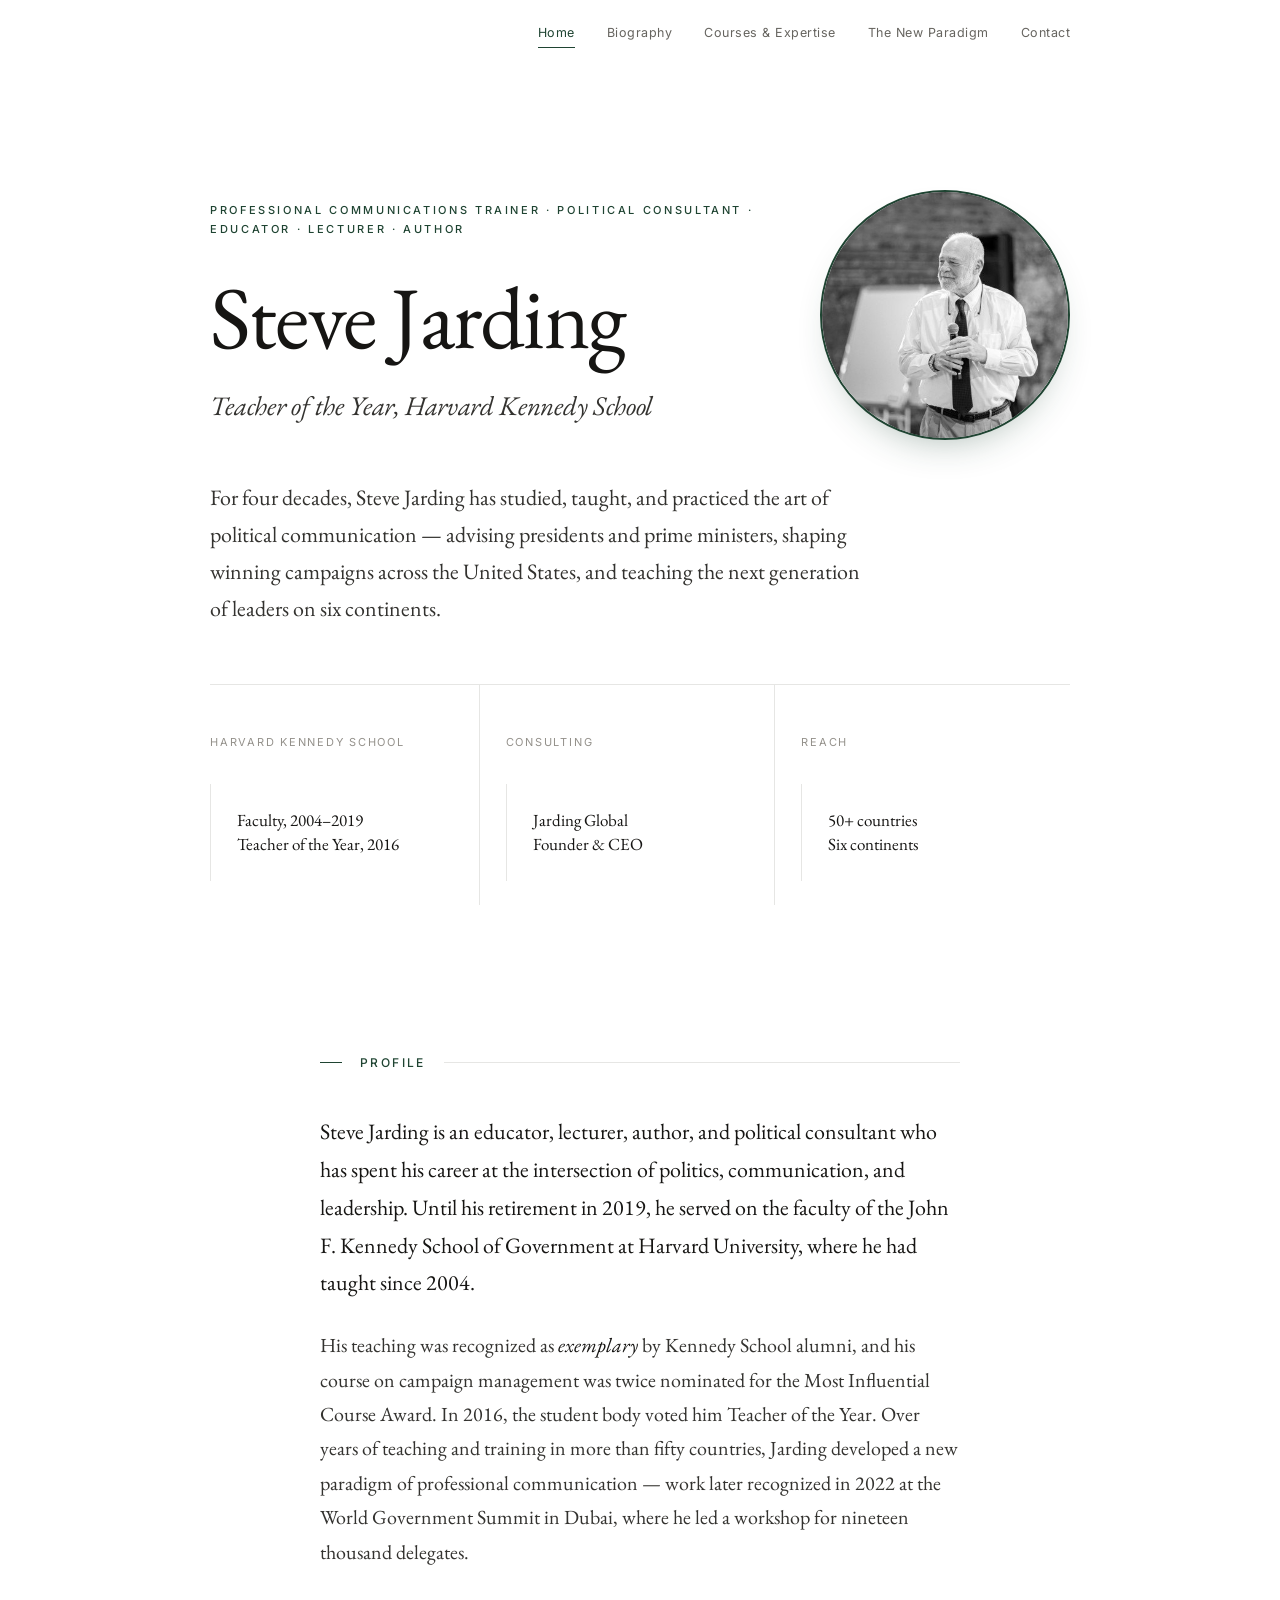
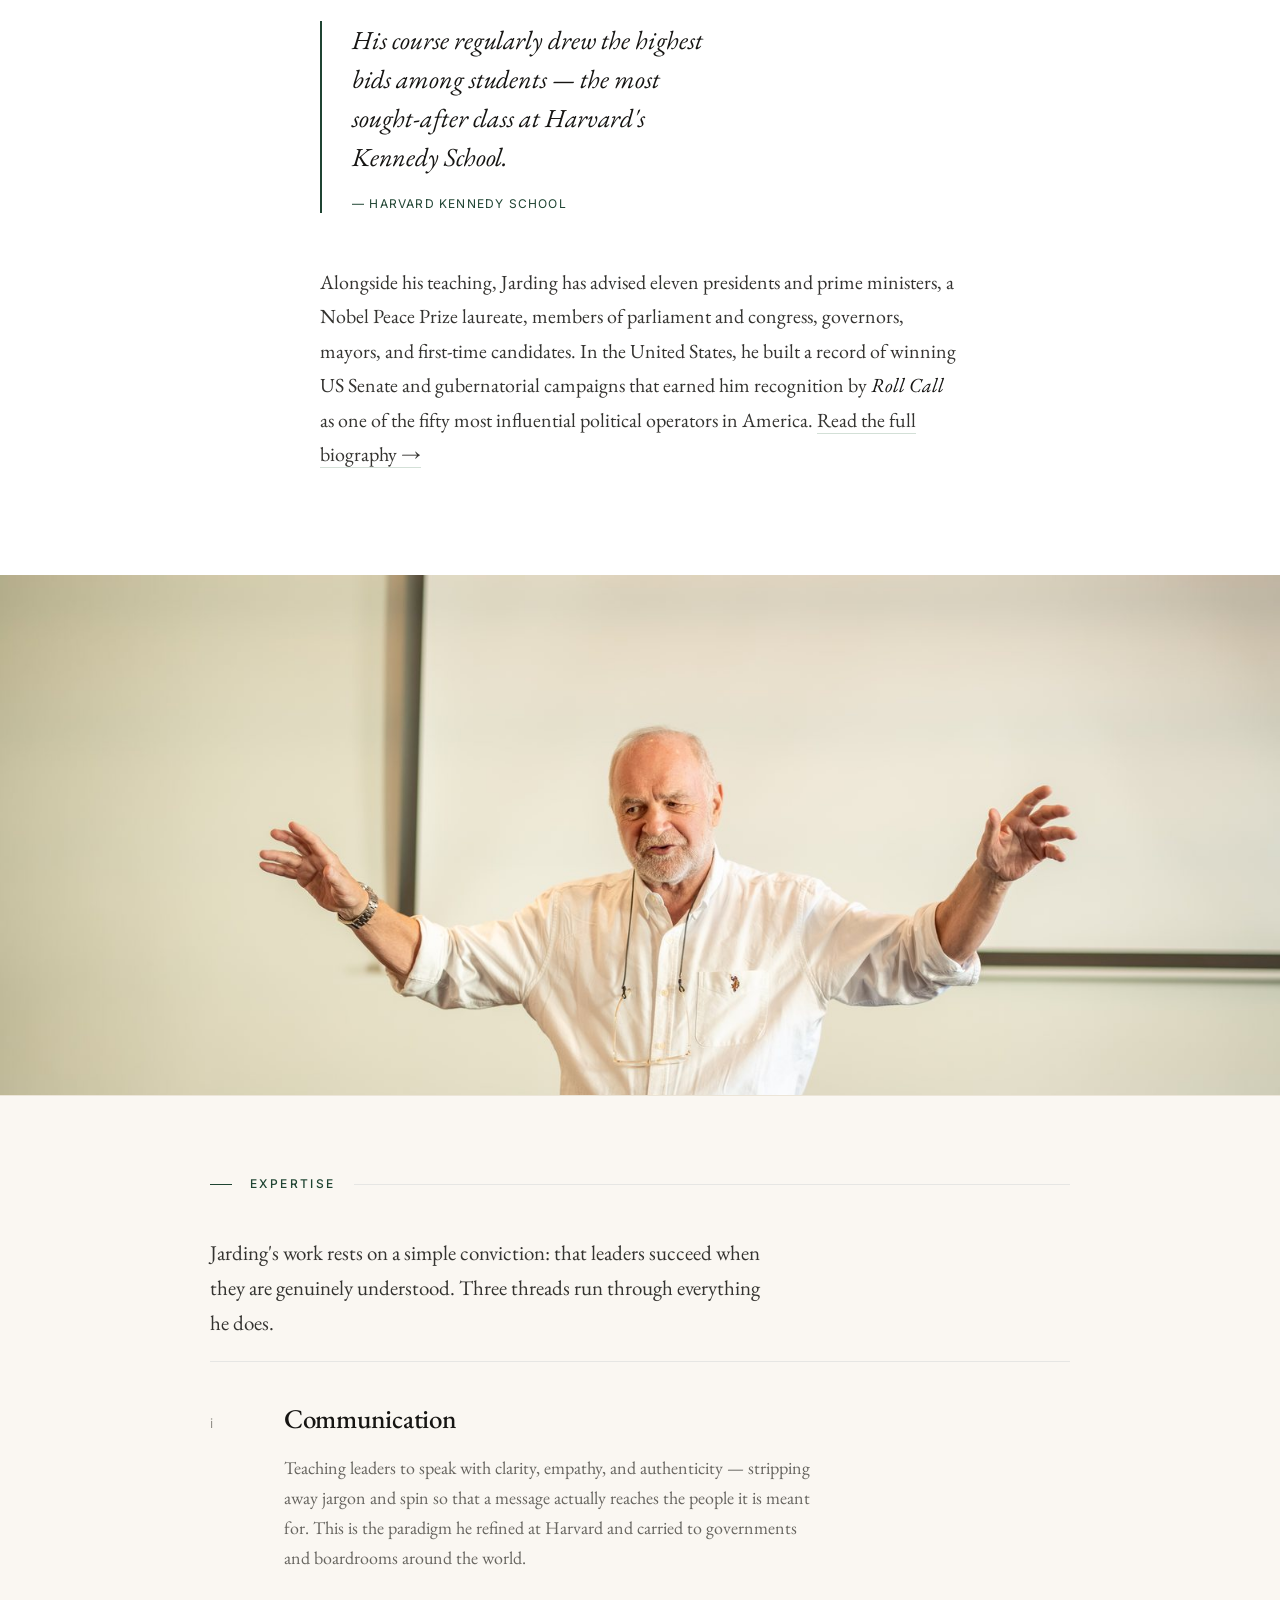
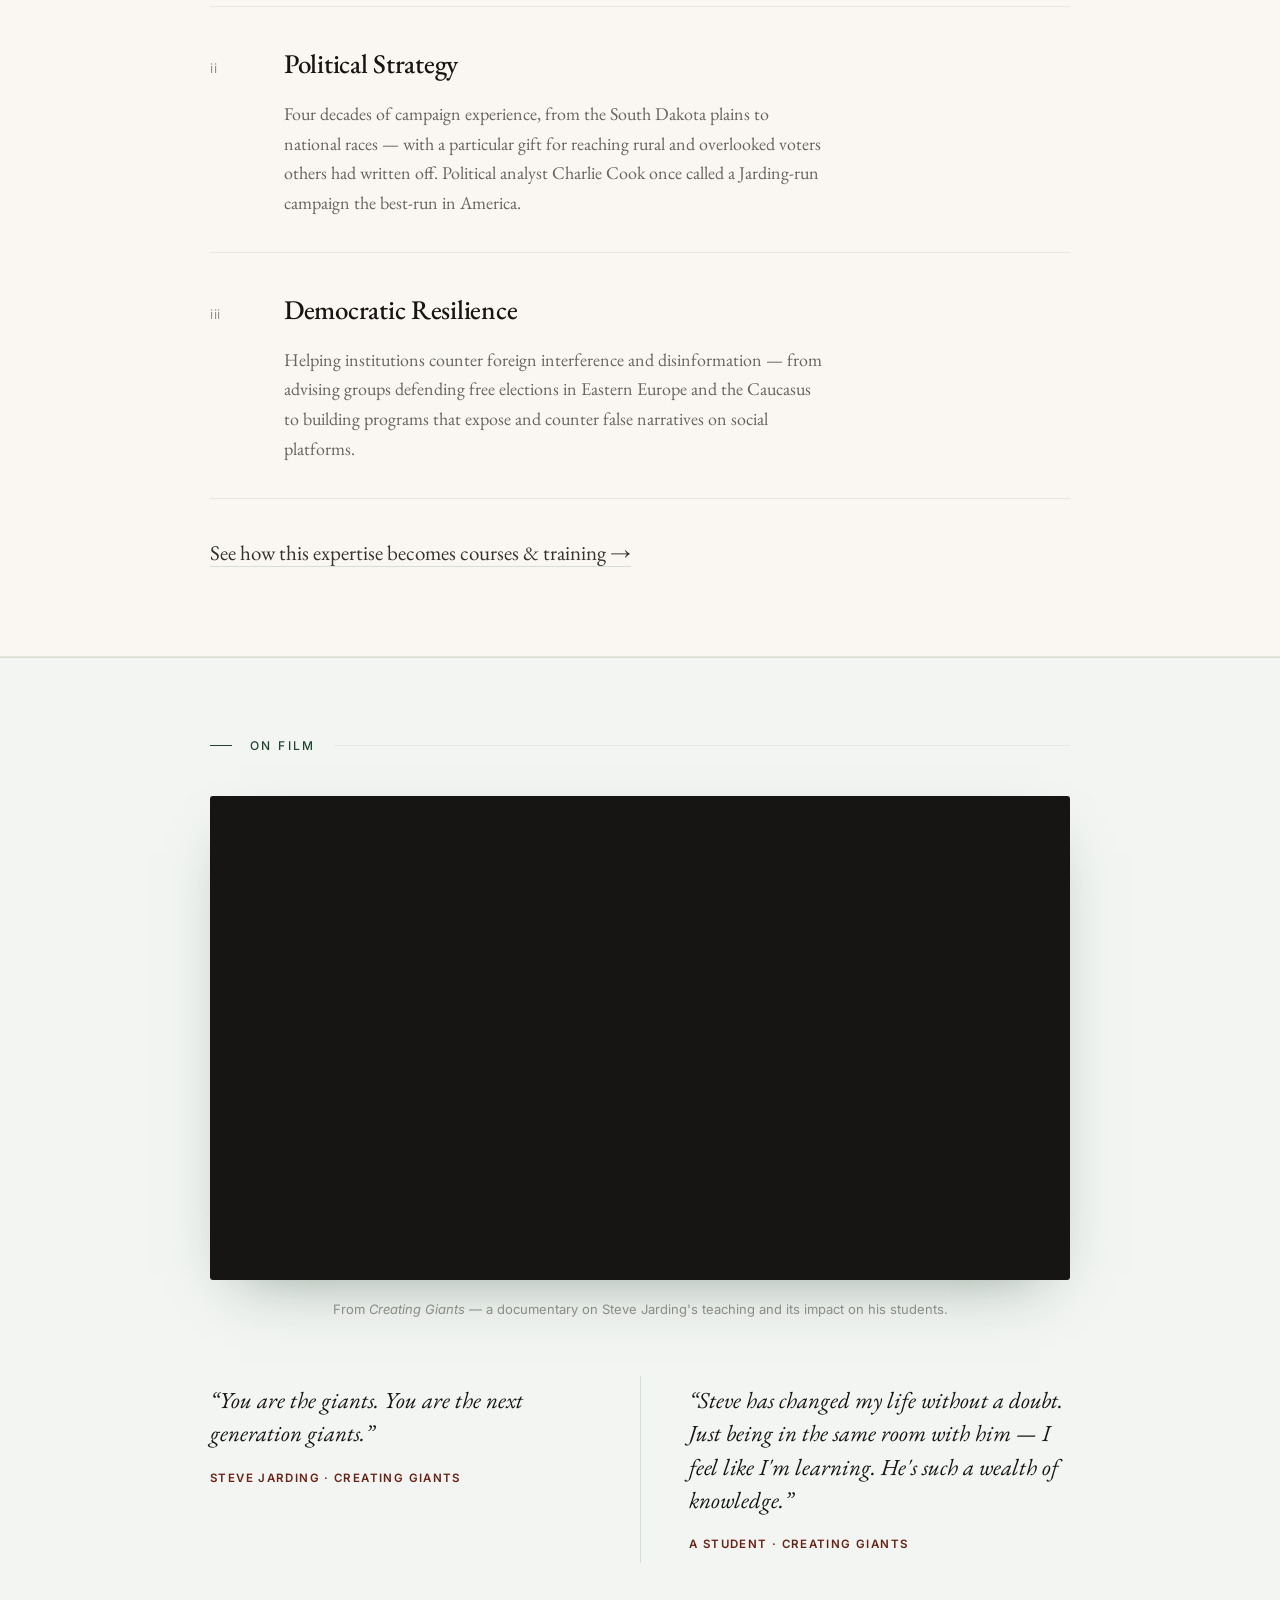
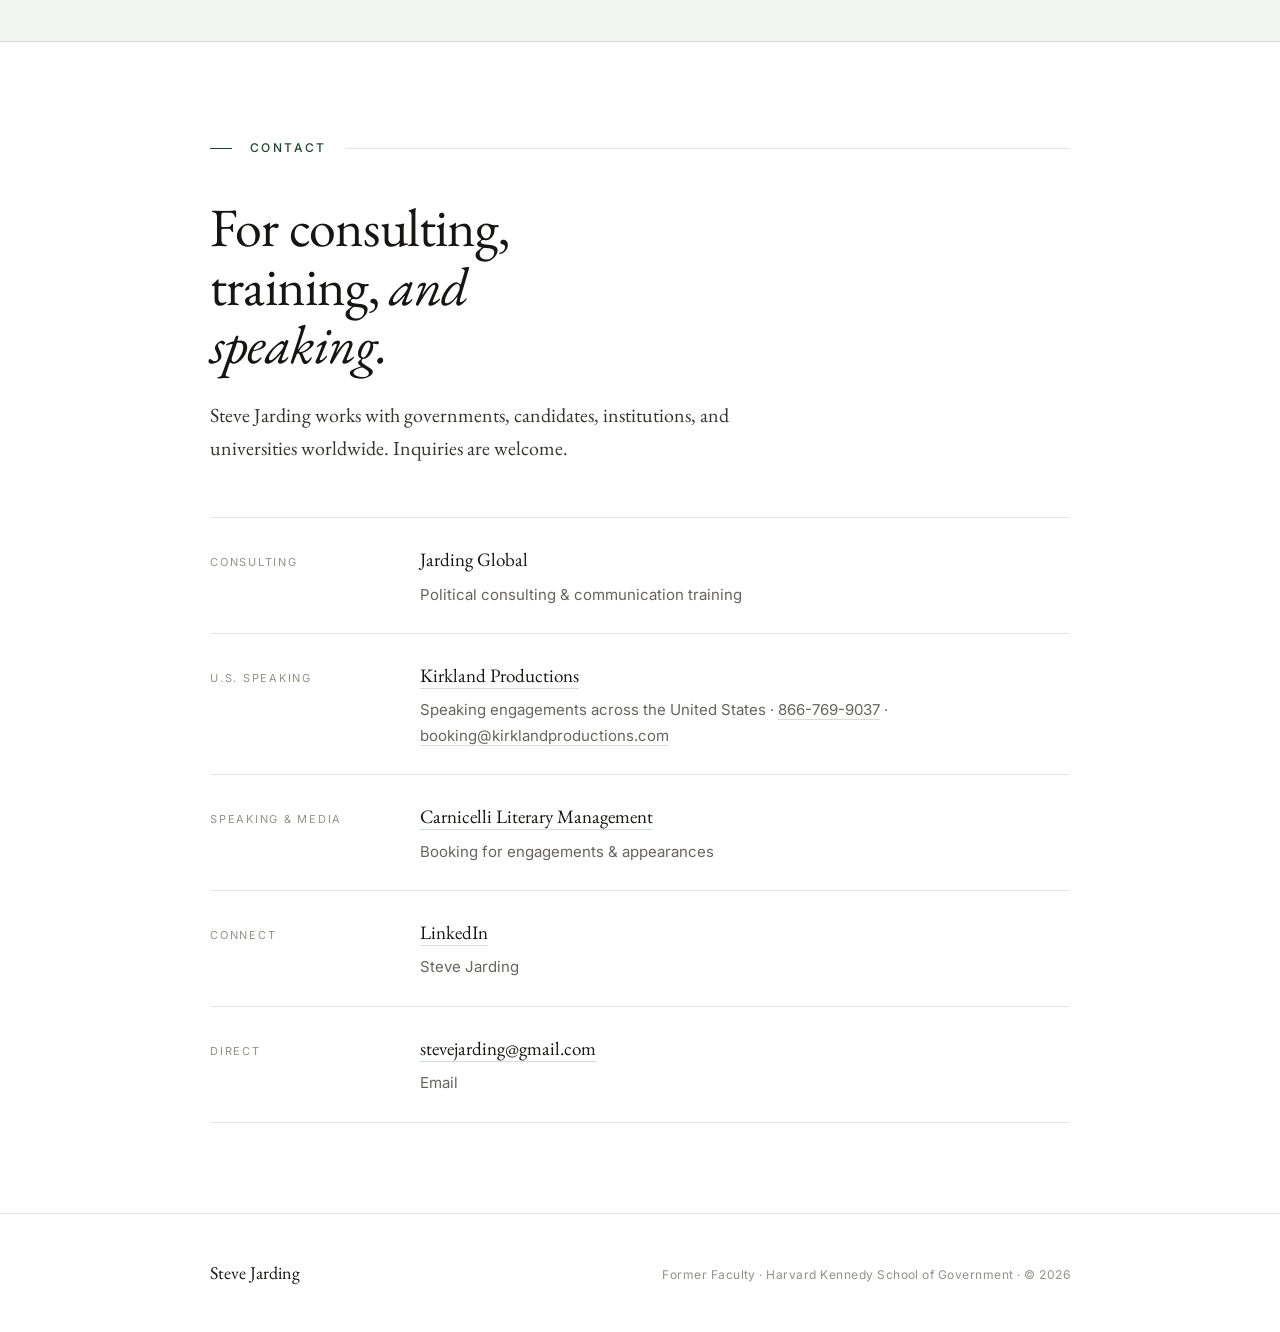
<file: index.html>
<!DOCTYPE html>
<html lang="en">
<head>
<meta charset="UTF-8">
<meta name="viewport" content="width=device-width, initial-scale=1.0">
<title>Steve Jarding</title>
<meta name="description" content="Steve Jarding — professional communications trainer, political consultant, educator, and author. Former faculty, Harvard Kennedy School.">
<link rel="preconnect" href="https://fonts.googleapis.com">
<link rel="preconnect" href="https://fonts.gstatic.com" crossorigin>
<link href="https://fonts.googleapis.com/css2?family=EB+Garamond:ital,wght@0,400;0,500;0,600;1,400;1,500&family=Inter:wght@400;500&display=swap" rel="stylesheet">
<link rel="stylesheet" href="styles.css">
</head>
<body>
<header id="hdr">
  <div class="wrap bar">
    <a href="index.html" class="mark">Steve Jarding</a>
    <nav id="nav">
      <a href="index.html" class="active">Home</a>
      <a href="bio.html">Biography</a>
      <a href="courses.html">Courses &amp; Expertise</a>
      <a href="the-new-paradigm.html">The New Paradigm</a>
      <a href="index.html#contact">Contact</a>
    </nav>
    <button class="menu-btn" id="menuBtn">Menu</button>
  </div>
</header>

<!-- HERO -->
<div class="hero" id="top">
  <div class="wrap">
    <div class="hero-top">
      <div class="hero-name">
        <div class="label">Professional Communications Trainer &middot; Political Consultant &middot; Educator &middot; Lecturer &middot; Author</div>
        <h1>Steve Jarding</h1>
        <p class="roles">Teacher of the Year, Harvard Kennedy School</p>
      </div>
      <figure class="portrait">
        <img src="images/web/portrait.jpg" alt="Steve Jarding" />
      </figure>
    </div>
    <p class="intro">For four decades, Steve Jarding has studied, taught, and practiced the art of political communication &mdash; advising presidents and prime ministers, shaping winning campaigns across the United States, and teaching the next generation of leaders on six continents.</p>

    <div class="meta">
      <div>
        <div class="k">Harvard Kennedy School</div>
        <div class="v">Faculty, 2004&ndash;2019<br>Teacher of the Year, 2016</div>
      </div>
      <div>
        <div class="k">Consulting</div>
        <div class="v">Jarding Global<br>Founder &amp; CEO</div>
      </div>
      <div>
        <div class="k">Reach</div>
        <div class="v">50+ countries<br>Six continents</div>
      </div>
    </div>
  </div>
</div>

<!-- PROFILE -->
<section id="profile">
  <div class="narrow">
    <div class="sec-title">Profile</div>
    <div class="profile reveal">
      <p>Steve Jarding is an educator, lecturer, author, and political consultant who has spent his career at the intersection of politics, communication, and leadership. Until his retirement in 2019, he served on the faculty of the John F. Kennedy School of Government at Harvard University, where he had taught since 2004.</p>
      <p>His teaching was recognized as <em>exemplary</em> by Kennedy School alumni, and his course on campaign management was twice nominated for the Most Influential Course Award. In 2016, the student body voted him Teacher of the Year. Over years of teaching and training in more than fifty countries, Jarding developed a new paradigm of professional communication &mdash; work later recognized in 2022 at the World Government Summit in Dubai, where he led a workshop for nineteen thousand delegates.</p>
      <div class="blockquote">
        His course regularly drew the highest bids among students &mdash; the most sought-after class at Harvard's Kennedy School.
        <cite>&mdash; Harvard Kennedy School</cite>
      </div>
      <p>Alongside his teaching, Jarding has advised eleven presidents and prime ministers, a Nobel Peace Prize laureate, members of parliament and congress, governors, mayors, and first-time candidates. In the United States, he built a record of winning US Senate and gubernatorial campaigns that earned him recognition by <em>Roll Call</em> as one of the fifty most influential political operators in America. <a href="bio.html" style="border-bottom:1px solid var(--ivy-line)">Read the full biography &rarr;</a></p>
    </div>
  </div>
</section>

<!-- PHOTO BAND -->
<div class="band"><img src="images/web/speaking-wide.jpg" alt="Steve Jarding speaking"></div>

<!-- EXPERTISE -->
<section id="expertise" class="expertise tint-warm">
  <div class="wrap">
    <div class="sec-title">Expertise</div>
    <p class="lead reveal">Jarding's work rests on a simple conviction: that leaders succeed when they are genuinely understood. Three threads run through everything he does.</p>
    <div class="exp-list">
      <div class="exp-item reveal"><div class="exp-num">i</div><div class="exp-body"><h3>Communication</h3><p>Teaching leaders to speak with clarity, empathy, and authenticity &mdash; stripping away jargon and spin so that a message actually reaches the people it is meant for. This is the paradigm he refined at Harvard and carried to governments and boardrooms around the world.</p></div></div>
      <div class="exp-item reveal"><div class="exp-num">ii</div><div class="exp-body"><h3>Political Strategy</h3><p>Four decades of campaign experience, from the South Dakota plains to national races &mdash; with a particular gift for reaching rural and overlooked voters others had written off. Political analyst Charlie Cook once called a Jarding-run campaign the best-run in America.</p></div></div>
      <div class="exp-item reveal"><div class="exp-num">iii</div><div class="exp-body"><h3>Democratic Resilience</h3><p>Helping institutions counter foreign interference and disinformation &mdash; from advising groups defending free elections in Eastern Europe and the Caucasus to building programs that expose and counter false narratives on social platforms.</p></div></div>
    </div>
    <p class="lead reveal" style="margin-top:36px"><a href="courses.html" style="border-bottom:1px solid var(--ivy-line)">See how this expertise becomes courses &amp; training &rarr;</a></p>
  </div>
</section>

<!-- VIDEO -->
<section id="film" class="press-section">
  <div class="wrap">
    <div class="sec-title">On Film</div>
    <div class="video-wrap reveal">
      <div class="video-frame">
        <iframe src="https://player.vimeo.com/video/1063921511?title=0&byline=0&portrait=0" allow="autoplay; fullscreen; picture-in-picture" allowfullscreen title="Steve Jarding"></iframe>
      </div>
      <p class="video-cap">From <em>Creating Giants</em> &mdash; a documentary on Steve Jarding's teaching and its impact on his students.</p>
    </div>
    <div class="doc-quotes reveal" style="margin-top:56px">
      <div class="doc-quote">
        <p>&ldquo;You are the giants. You are the next generation giants.&rdquo;</p>
        <div class="who">Steve Jarding &middot; Creating Giants</div>
      </div>
      <div class="doc-quote">
        <p>&ldquo;Steve has changed my life without a doubt. Just being in the same room with him &mdash; I feel like I'm learning. He's such a wealth of knowledge.&rdquo;</p>
        <div class="who">A student &middot; Creating Giants</div>
      </div>
    </div>
  </div>
</section>

<!-- CONTACT -->
<section id="contact" class="contact">
  <div class="wrap">
    <div class="sec-title">Contact</div>
    <h2 class="reveal">For consulting, training, <em>and speaking.</em></h2>
    <p class="sub reveal">Steve Jarding works with governments, candidates, institutions, and universities worldwide. Inquiries are welcome.</p>
    <div class="contact-list reveal">
      <div class="contact-row"><div class="ck">Consulting</div><div><div class="cv2">Jarding Global</div><div class="cs">Political consulting &amp; communication training</div></div></div>
      <div class="contact-row"><div class="ck">U.S. speaking</div><div><div class="cv2"><a href="https://www.kirklandproductions.com/steve-jarding.html" target="_blank" rel="noopener">Kirkland Productions</a></div><div class="cs">Speaking engagements across the United States &middot; <a href="tel:+18667699037" style="border-bottom:1px solid var(--ivy-line)">866-769-9037</a> &middot; <a href="mailto:booking@kirklandproductions.com" style="border-bottom:1px solid var(--ivy-line)">booking@kirklandproductions.com</a></div></div></div>
      <div class="contact-row"><div class="ck">Speaking &amp; media</div><div><div class="cv2"><a href="https://www.carnicellilit.com/steve-jardin" target="_blank" rel="noopener">Carnicelli Literary Management</a></div><div class="cs">Booking for engagements &amp; appearances</div></div></div>
      <div class="contact-row"><div class="ck">Connect</div><div><div class="cv2"><a href="https://www.linkedin.com/in/steve-jarding-14153515/" target="_blank" rel="noopener">LinkedIn</a></div><div class="cs">Steve Jarding</div></div></div>
      <div class="contact-row"><div class="ck">Direct</div><div><div class="cv2"><a href="mailto:stevejarding@gmail.com">stevejarding@gmail.com</a></div><div class="cs">Email</div></div></div>
    </div>
  </div>
</section>
<footer>
  <div class="wrap foot">
    <div class="fm">Steve Jarding</div>
    <div class="fx">Former Faculty · Harvard Kennedy School of Government · &copy; <span id="yr"></span></div>
  </div>
</footer>
<script>
const hdr=document.getElementById('hdr');
addEventListener('scroll',()=>hdr.classList.toggle('scrolled',scrollY>60));
const mb=document.getElementById('menuBtn'),nv=document.getElementById('nav');
mb.addEventListener('click',()=>nv.classList.toggle('open'));
nv.querySelectorAll('a').forEach(a=>a.addEventListener('click',()=>nv.classList.remove('open')));
const io=new IntersectionObserver(es=>es.forEach(e=>{if(e.isIntersecting){e.target.classList.add('in');io.unobserve(e.target)}}),{threshold:.08});
const reveals=document.querySelectorAll('.reveal');
reveals.forEach(el=>io.observe(el));
// safety net: reveal anything still hidden shortly after load
setTimeout(()=>reveals.forEach(el=>el.classList.add('in')),1600);
document.getElementById('yr').textContent=new Date().getFullYear();
</script>
</body>
</html>
</file>
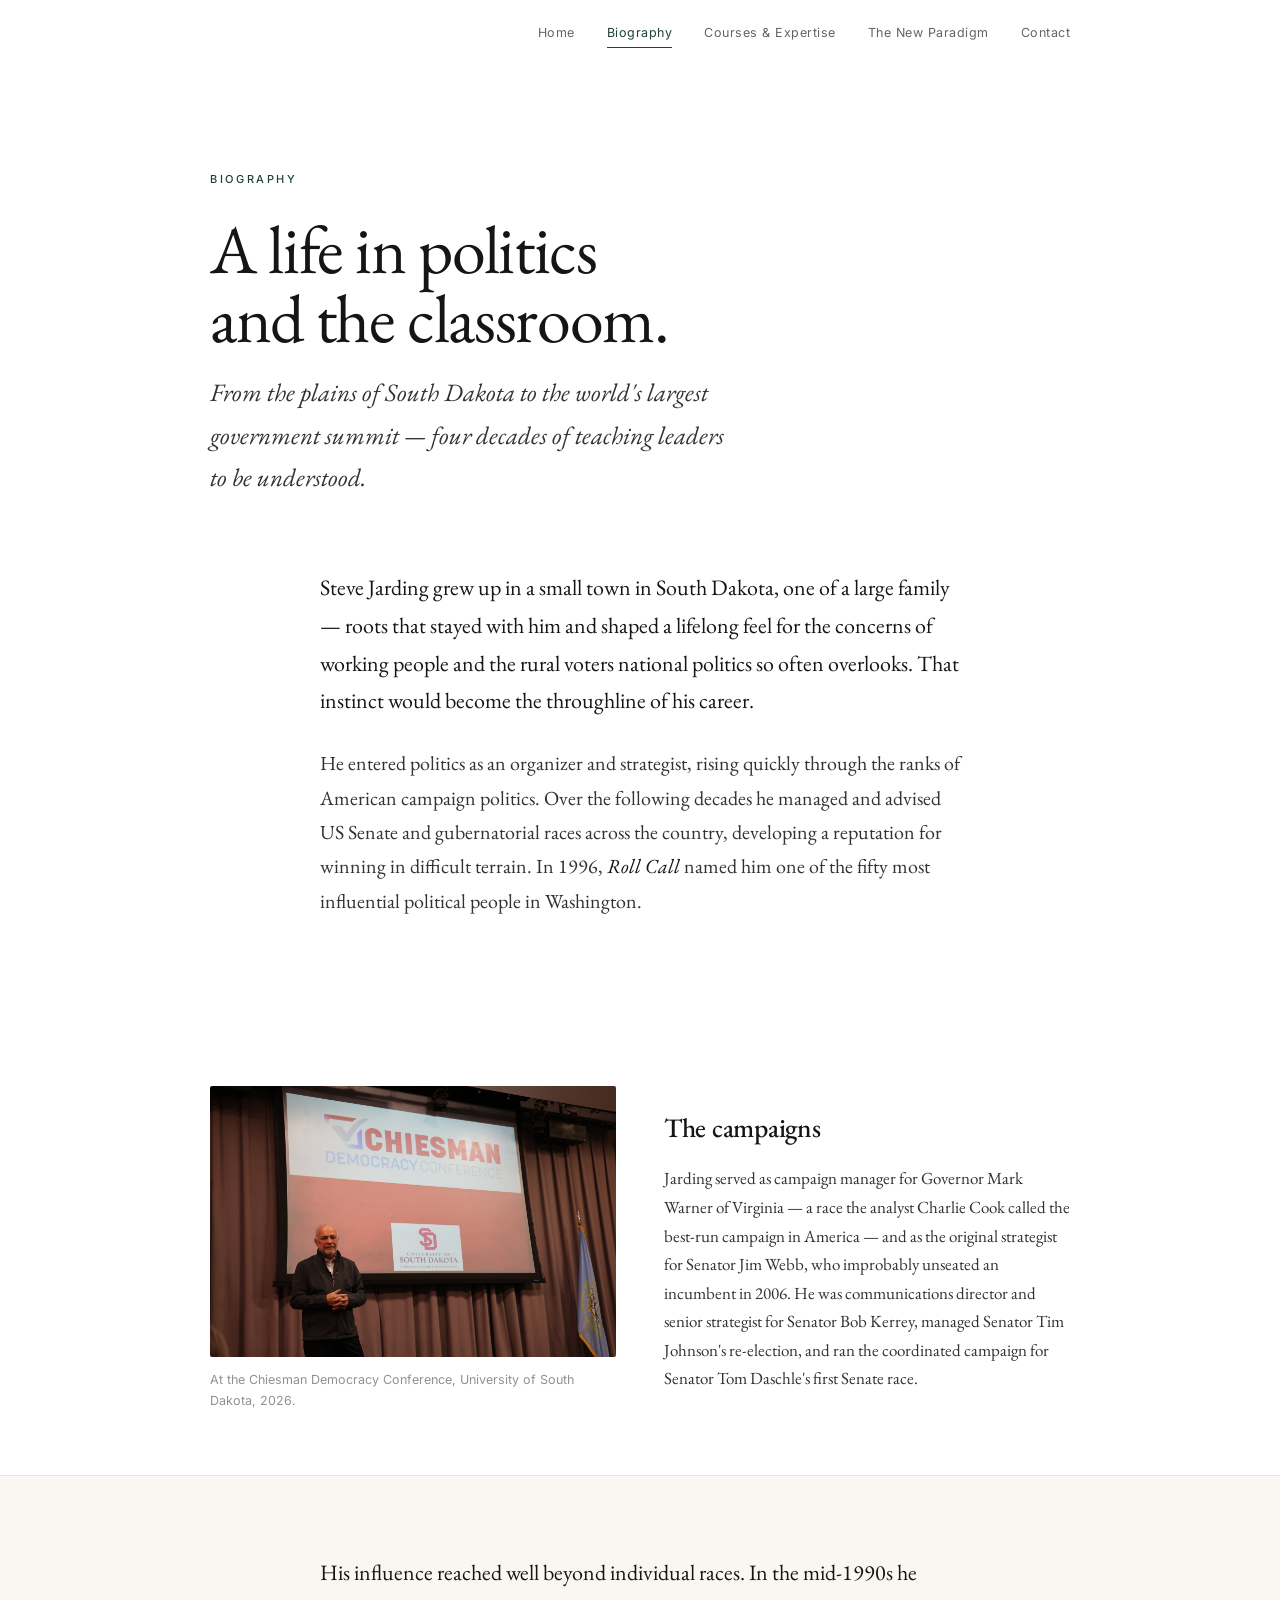
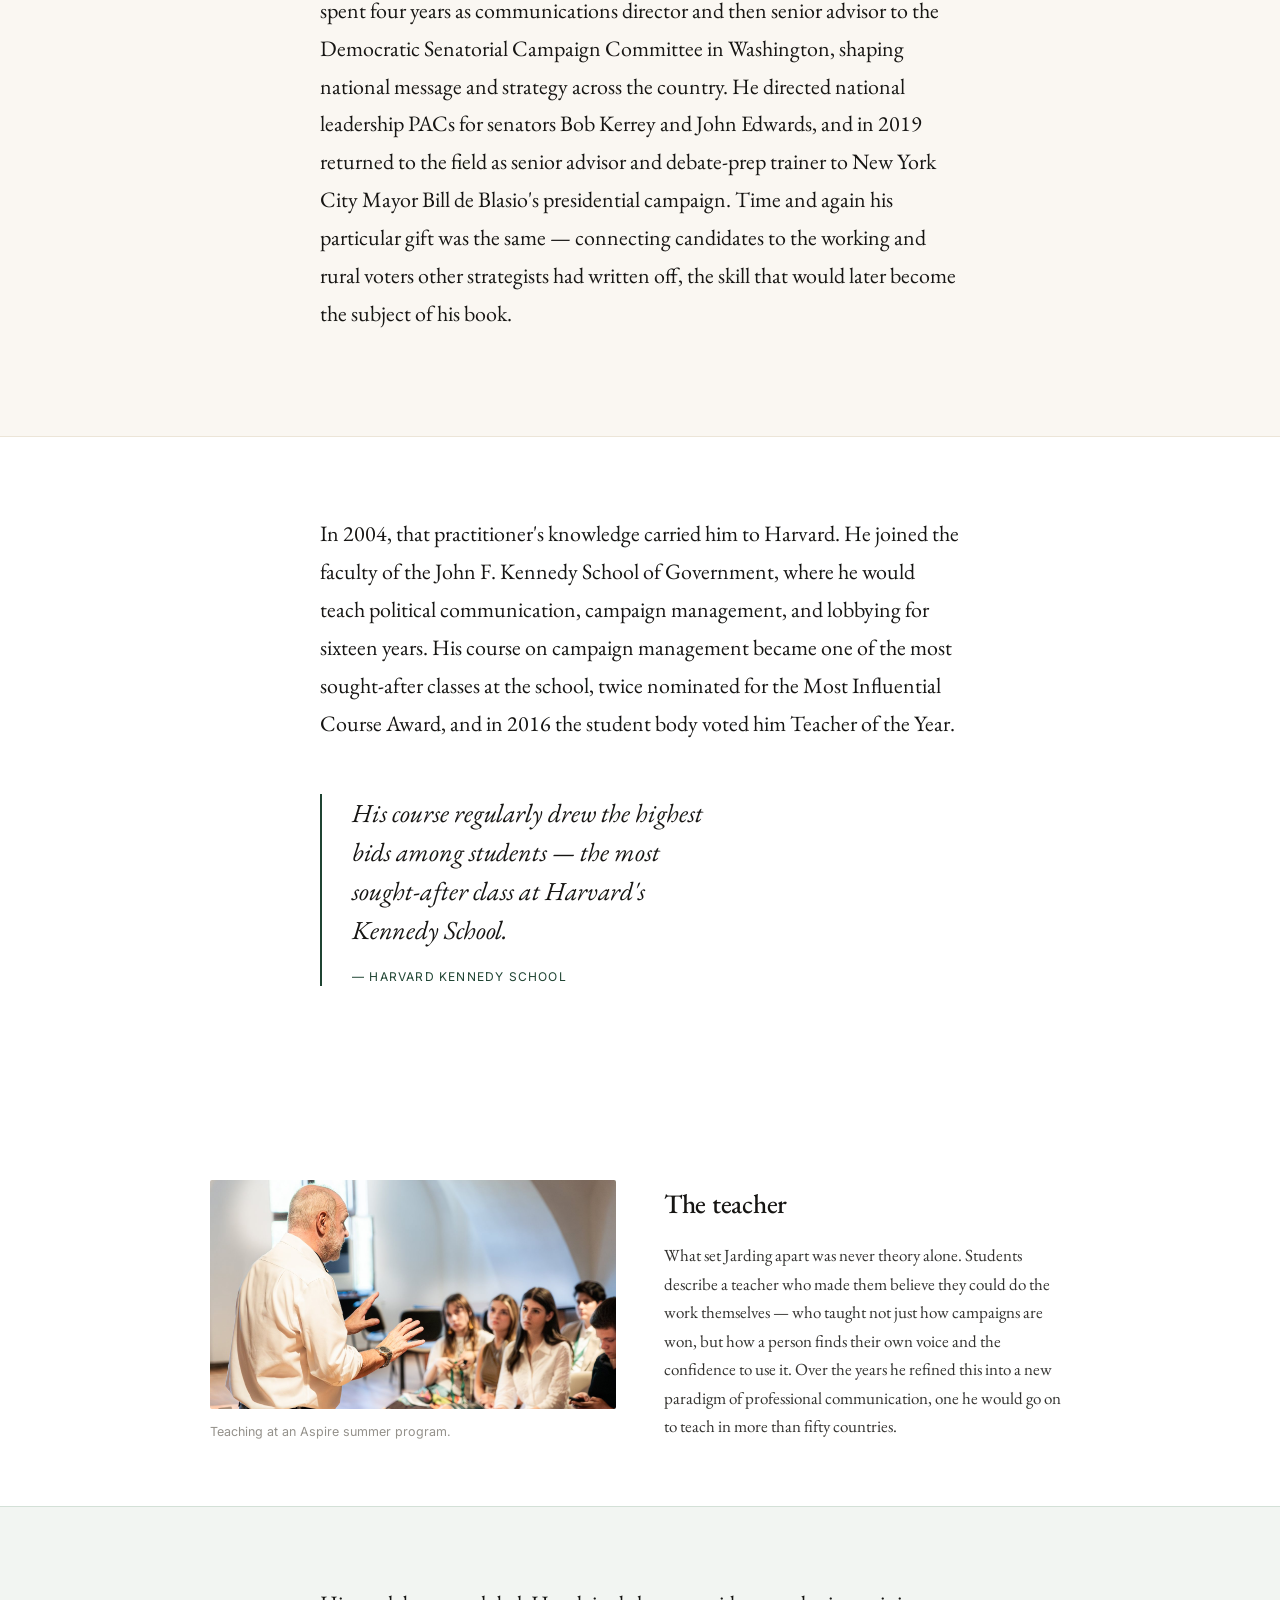
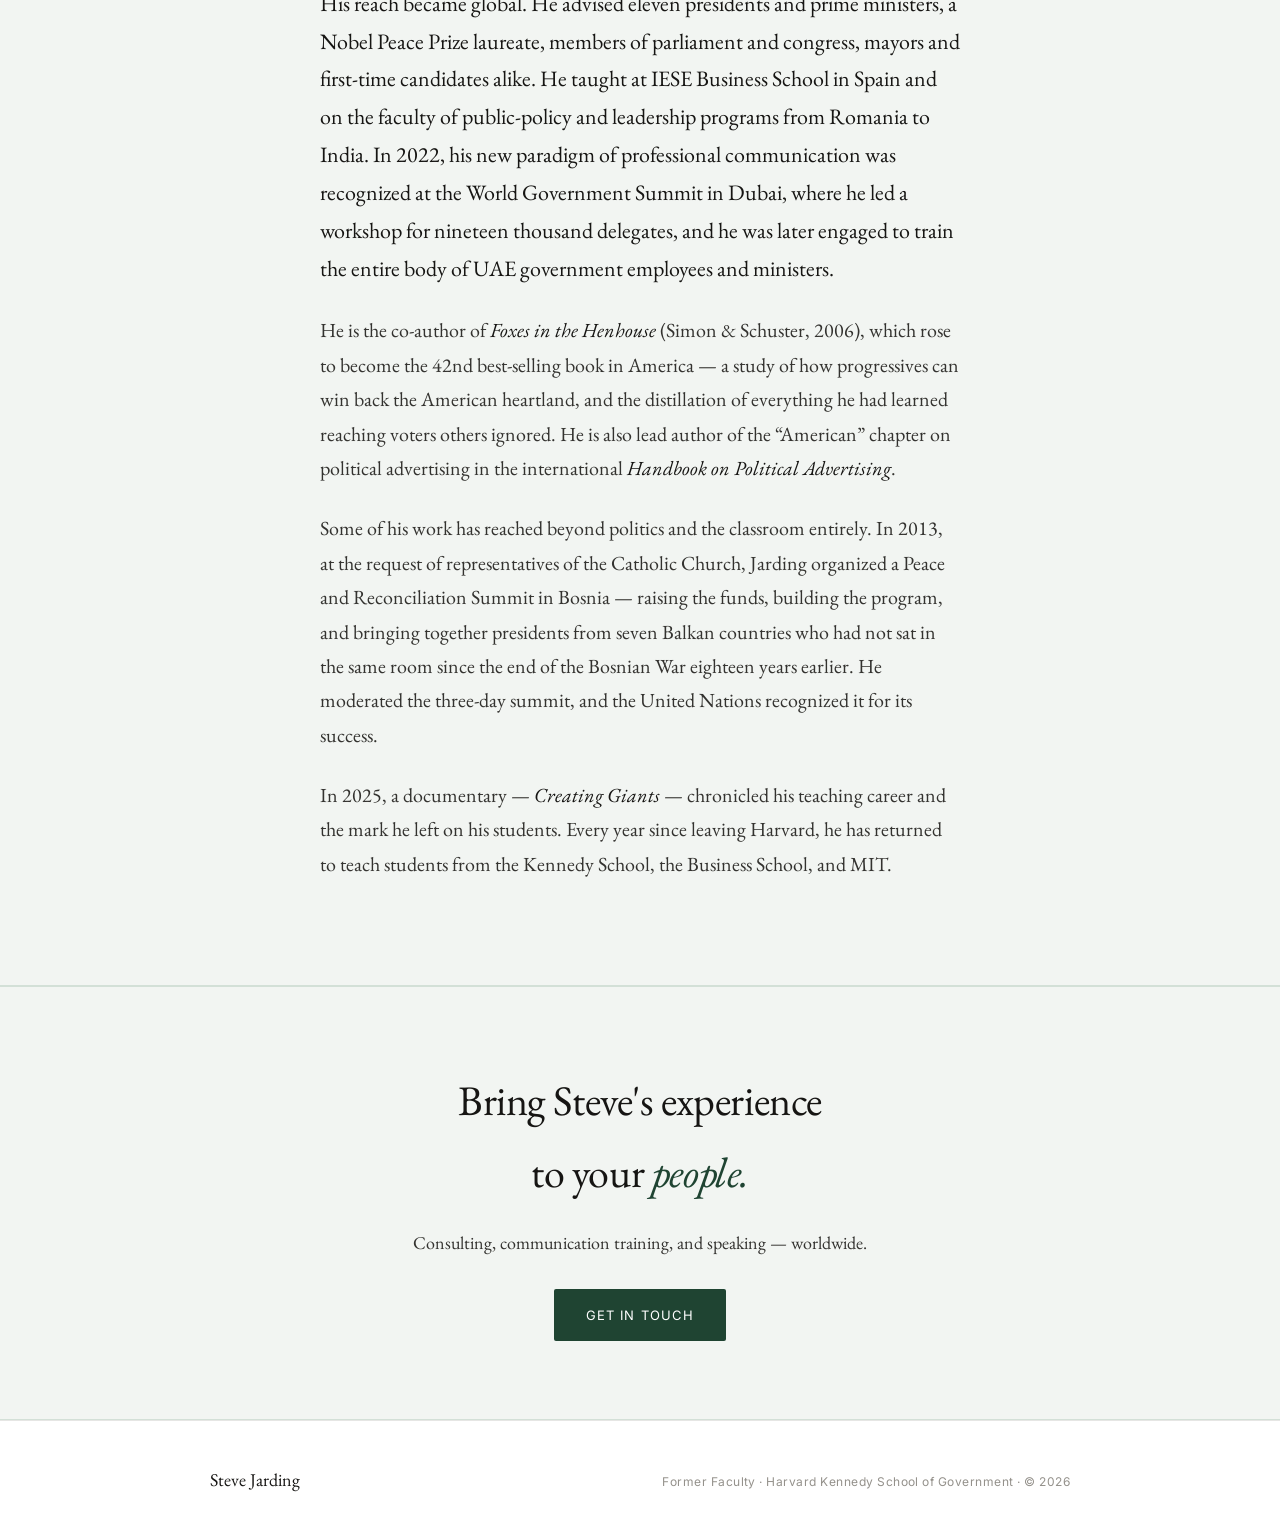
<file: bio.html>
<!DOCTYPE html>
<html lang="en">
<head>
<meta charset="UTF-8">
<meta name="viewport" content="width=device-width, initial-scale=1.0">
<title>Biography — Steve Jarding</title>
<meta name="description" content="The life and career of Steve Jarding: campaign strategist, Harvard Kennedy School teacher of the year, author, and communications trainer.">
<link rel="preconnect" href="https://fonts.googleapis.com">
<link rel="preconnect" href="https://fonts.gstatic.com" crossorigin>
<link href="https://fonts.googleapis.com/css2?family=EB+Garamond:ital,wght@0,400;0,500;0,600;1,400;1,500&family=Inter:wght@400;500&display=swap" rel="stylesheet">
<link rel="stylesheet" href="styles.css">
</head>
<body>
<header id="hdr">
  <div class="wrap bar">
    <a href="index.html" class="mark">Steve Jarding</a>
    <nav id="nav">
      <a href="index.html">Home</a>
      <a href="bio.html" class="active">Biography</a>
      <a href="courses.html">Courses &amp; Expertise</a>
      <a href="the-new-paradigm.html">The New Paradigm</a>
      <a href="index.html#contact">Contact</a>
    </nav>
    <button class="menu-btn" id="menuBtn">Menu</button>
  </div>
</header>

<div class="page-hero">
  <div class="wrap">
    <div class="label">Biography</div>
    <h1>A life in politics<br>and the classroom.</h1>
    <p class="sub">From the plains of South Dakota to the world's largest government summit &mdash; four decades of teaching leaders to be understood.</p>
  </div>
</div>

<section style="padding-top:30px">
  <div class="narrow">
    <div class="profile reveal">
      <p>Steve Jarding grew up in a small town in South Dakota, one of a large family &mdash; roots that stayed with him and shaped a lifelong feel for the concerns of working people and the rural voters national politics so often overlooks. That instinct would become the throughline of his career.</p>
      <p>He entered politics as an organizer and strategist, rising quickly through the ranks of American campaign politics. Over the following decades he managed and advised US Senate and gubernatorial races across the country, developing a reputation for winning in difficult terrain. In 1996, <em>Roll Call</em> named him one of the fifty most influential political people in Washington.</p>
    </div>
  </div>
</section>

<div class="wrap"><div class="media-row reveal">
  <div class="mr-img"><img src="images/web/chiesman-stage.jpg" alt="Steve Jarding at the Chiesman Democracy Conference"><figcaption>At the Chiesman Democracy Conference, University of South Dakota, 2026.</figcaption></div>
  <div class="mr-text"><h3>The campaigns</h3><p>Jarding served as campaign manager for Governor Mark Warner of Virginia &mdash; a race the analyst Charlie Cook called the best-run campaign in America &mdash; and as the original strategist for Senator Jim Webb, who improbably unseated an incumbent in 2006. He was communications director and senior strategist for Senator Bob Kerrey, managed Senator Tim Johnson's re-election, and ran the coordinated campaign for Senator Tom Daschle's first Senate race.</p></div>
</div></div>

<section class="tint-warm">
  <div class="narrow">
    <div class="profile reveal">
      <p>His influence reached well beyond individual races. In the mid-1990s he spent four years as communications director and then senior advisor to the Democratic Senatorial Campaign Committee in Washington, shaping national message and strategy across the country. He directed national leadership PACs for senators Bob Kerrey and John Edwards, and in 2019 returned to the field as senior advisor and debate-prep trainer to New York City Mayor Bill de Blasio's presidential campaign. Time and again his particular gift was the same &mdash; connecting candidates to the working and rural voters other strategists had written off, the skill that would later become the subject of his book.</p>
    </div>
  </div>
</section>

<section>
  <div class="narrow">
    <div class="profile reveal">
      <p>In 2004, that practitioner's knowledge carried him to Harvard. He joined the faculty of the John F. Kennedy School of Government, where he would teach political communication, campaign management, and lobbying for sixteen years. His course on campaign management became one of the most sought-after classes at the school, twice nominated for the Most Influential Course Award, and in 2016 the student body voted him Teacher of the Year.</p>
    </div>
    <div class="blockquote reveal">
      His course regularly drew the highest bids among students &mdash; the most sought-after class at Harvard's Kennedy School.
      <cite>&mdash; Harvard Kennedy School</cite>
    </div>
  </div>
</section>

<div class="wrap"><div class="media-row rev reveal">
  <div class="mr-img"><img src="images/web/teaching-students.jpg" alt="Steve Jarding teaching students"><figcaption>Teaching at an Aspire summer program.</figcaption></div>
  <div class="mr-text"><h3>The teacher</h3><p>What set Jarding apart was never theory alone. Students describe a teacher who made them believe they could do the work themselves &mdash; who taught not just how campaigns are won, but how a person finds their own voice and the confidence to use it. Over the years he refined this into a new paradigm of professional communication, one he would go on to teach in more than fifty countries.</p></div>
</div></div>

<section class="tint">
  <div class="narrow">
    <div class="profile reveal">
      <p>His reach became global. He advised eleven presidents and prime ministers, a Nobel Peace Prize laureate, members of parliament and congress, mayors and first-time candidates alike. He taught at IESE Business School in Spain and on the faculty of public-policy and leadership programs from Romania to India. In 2022, his new paradigm of professional communication was recognized at the World Government Summit in Dubai, where he led a workshop for nineteen thousand delegates, and he was later engaged to train the entire body of UAE government employees and ministers.</p>
      <p>He is the co-author of <em>Foxes in the Henhouse</em> (Simon &amp; Schuster, 2006), which rose to become the 42nd best-selling book in America &mdash; a study of how progressives can win back the American heartland, and the distillation of everything he had learned reaching voters others ignored. He is also lead author of the &ldquo;American&rdquo; chapter on political advertising in the international <em>Handbook on Political Advertising</em>.</p>
      <p>Some of his work has reached beyond politics and the classroom entirely. In 2013, at the request of representatives of the Catholic Church, Jarding organized a Peace and Reconciliation Summit in Bosnia &mdash; raising the funds, building the program, and bringing together presidents from seven Balkan countries who had not sat in the same room since the end of the Bosnian War eighteen years earlier. He moderated the three-day summit, and the United Nations recognized it for its success.</p>
      <p>In 2025, a documentary &mdash; <em>Creating Giants</em> &mdash; chronicled his teaching career and the mark he left on his students. Every year since leaving Harvard, he has returned to teach students from the Kennedy School, the Business School, and MIT.</p>
    </div>
  </div>
</section>

<section class="cta">
  <div class="wrap">
    <h2>Bring Steve's experience to your <em>people.</em></h2>
    <p>Consulting, communication training, and speaking &mdash; worldwide.</p>
    <a href="index.html#contact" class="btn">Get in touch</a>
  </div>
</section>
<footer>
  <div class="wrap foot">
    <div class="fm">Steve Jarding</div>
    <div class="fx">Former Faculty · Harvard Kennedy School of Government · &copy; <span id="yr"></span></div>
  </div>
</footer>
<script>
const hdr=document.getElementById('hdr');
addEventListener('scroll',()=>hdr.classList.toggle('scrolled',scrollY>60));
const mb=document.getElementById('menuBtn'),nv=document.getElementById('nav');
mb.addEventListener('click',()=>nv.classList.toggle('open'));
nv.querySelectorAll('a').forEach(a=>a.addEventListener('click',()=>nv.classList.remove('open')));
const io=new IntersectionObserver(es=>es.forEach(e=>{if(e.isIntersecting){e.target.classList.add('in');io.unobserve(e.target)}}),{threshold:.08});
const reveals=document.querySelectorAll('.reveal');
reveals.forEach(el=>io.observe(el));
// safety net: reveal anything still hidden shortly after load
setTimeout(()=>reveals.forEach(el=>el.classList.add('in')),1600);
document.getElementById('yr').textContent=new Date().getFullYear();
</script>
</body>
</html>
</file>
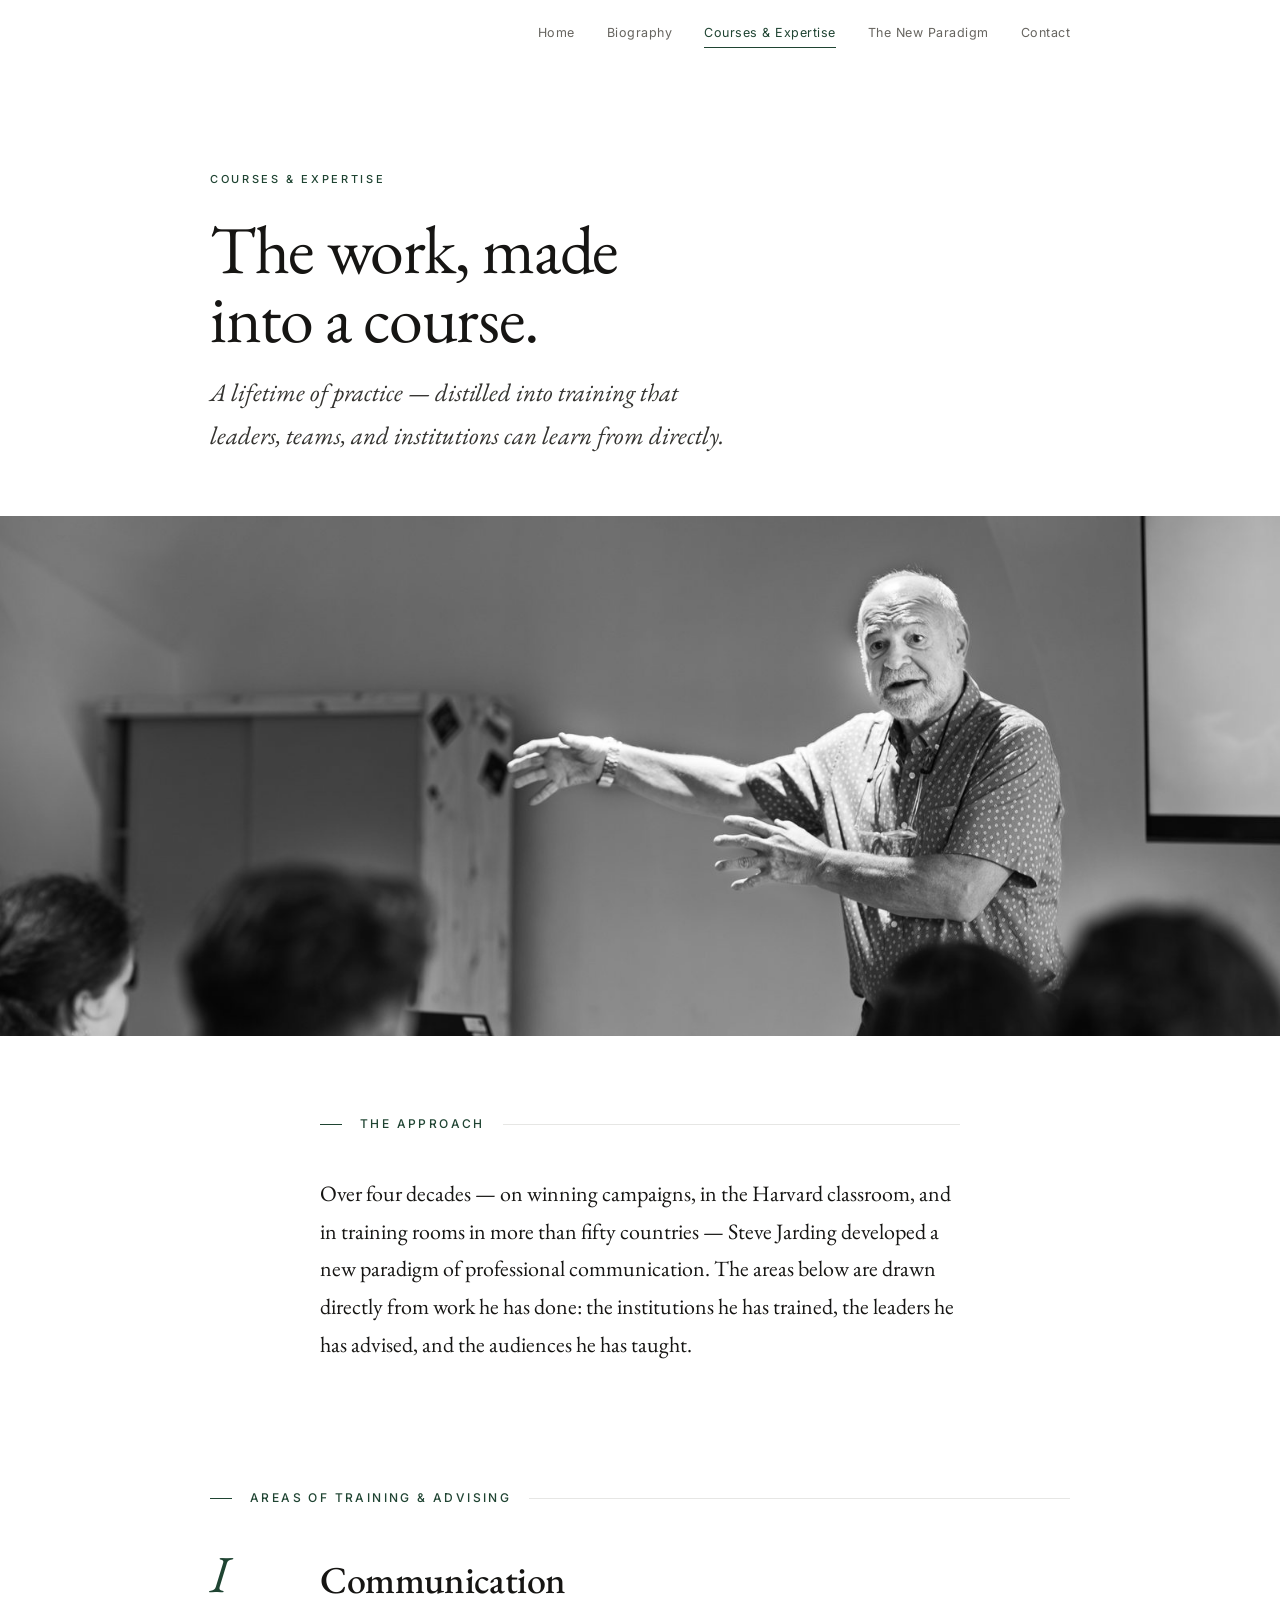
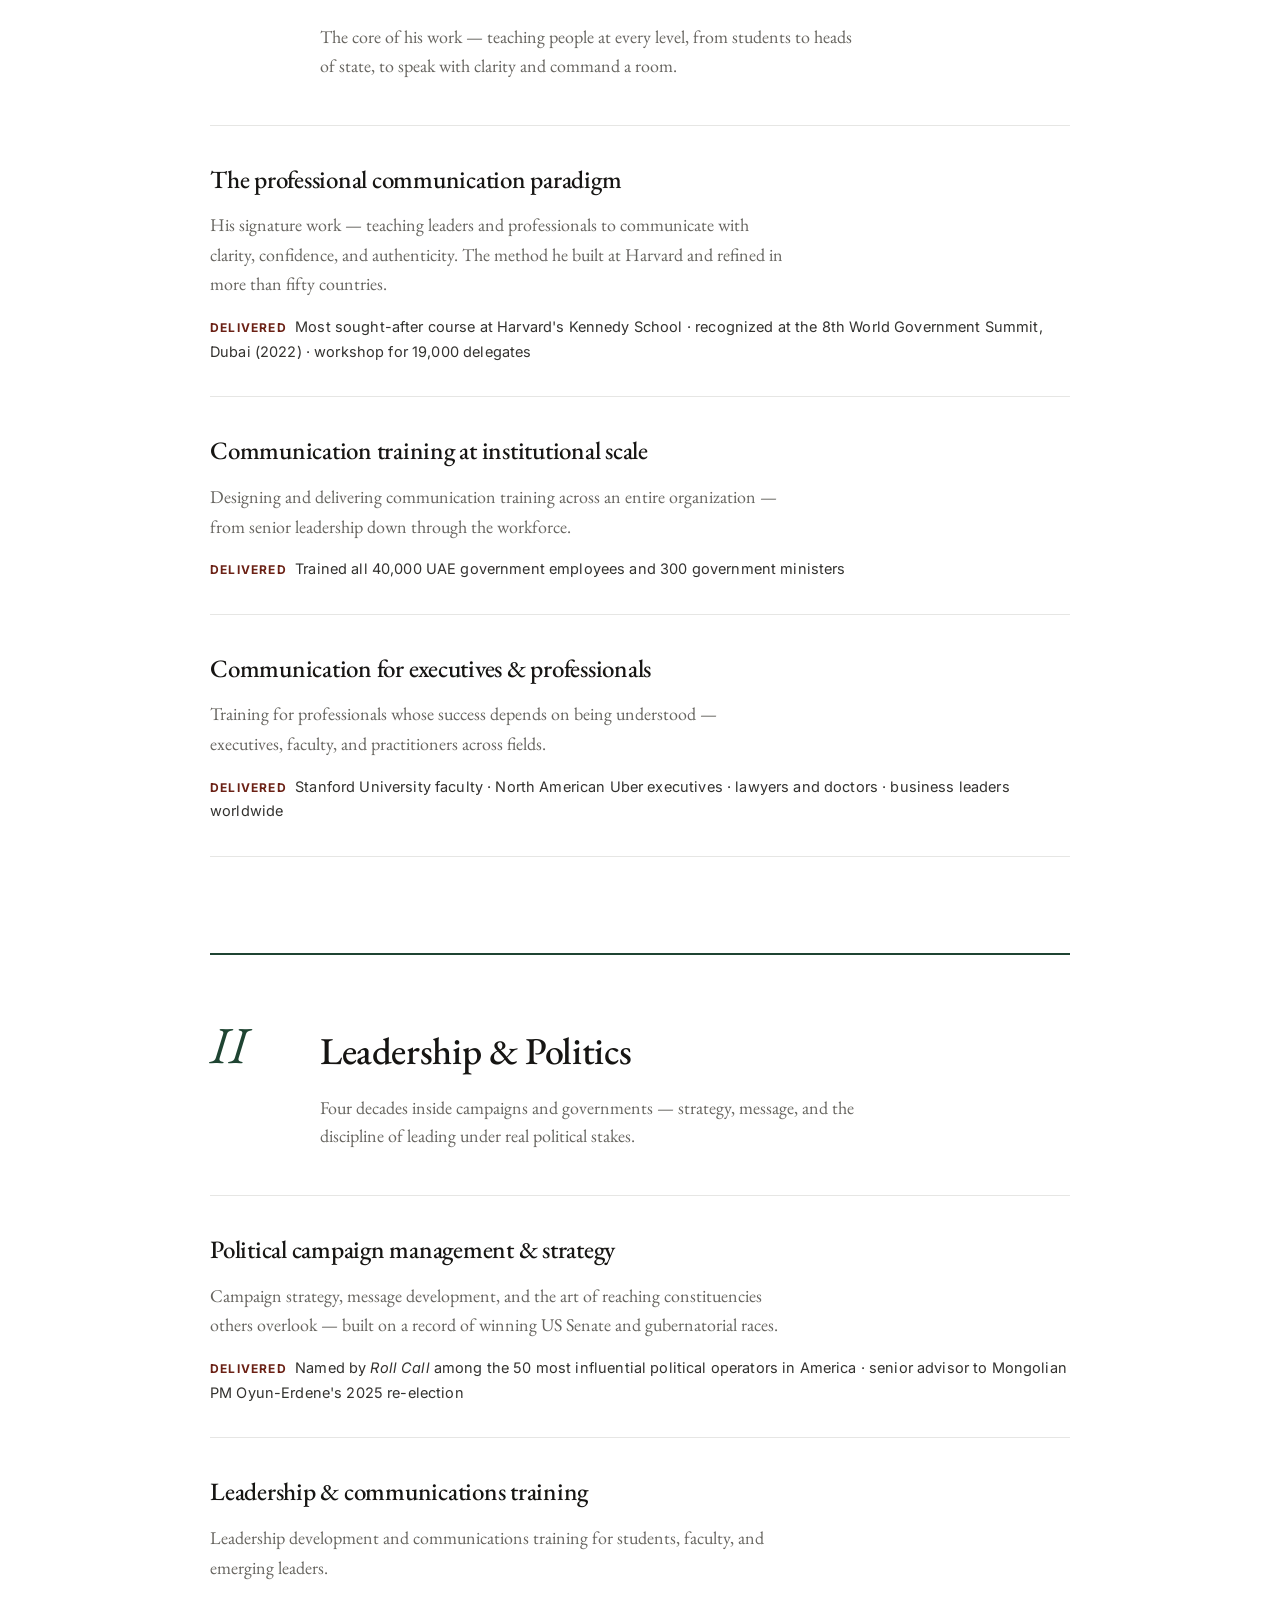
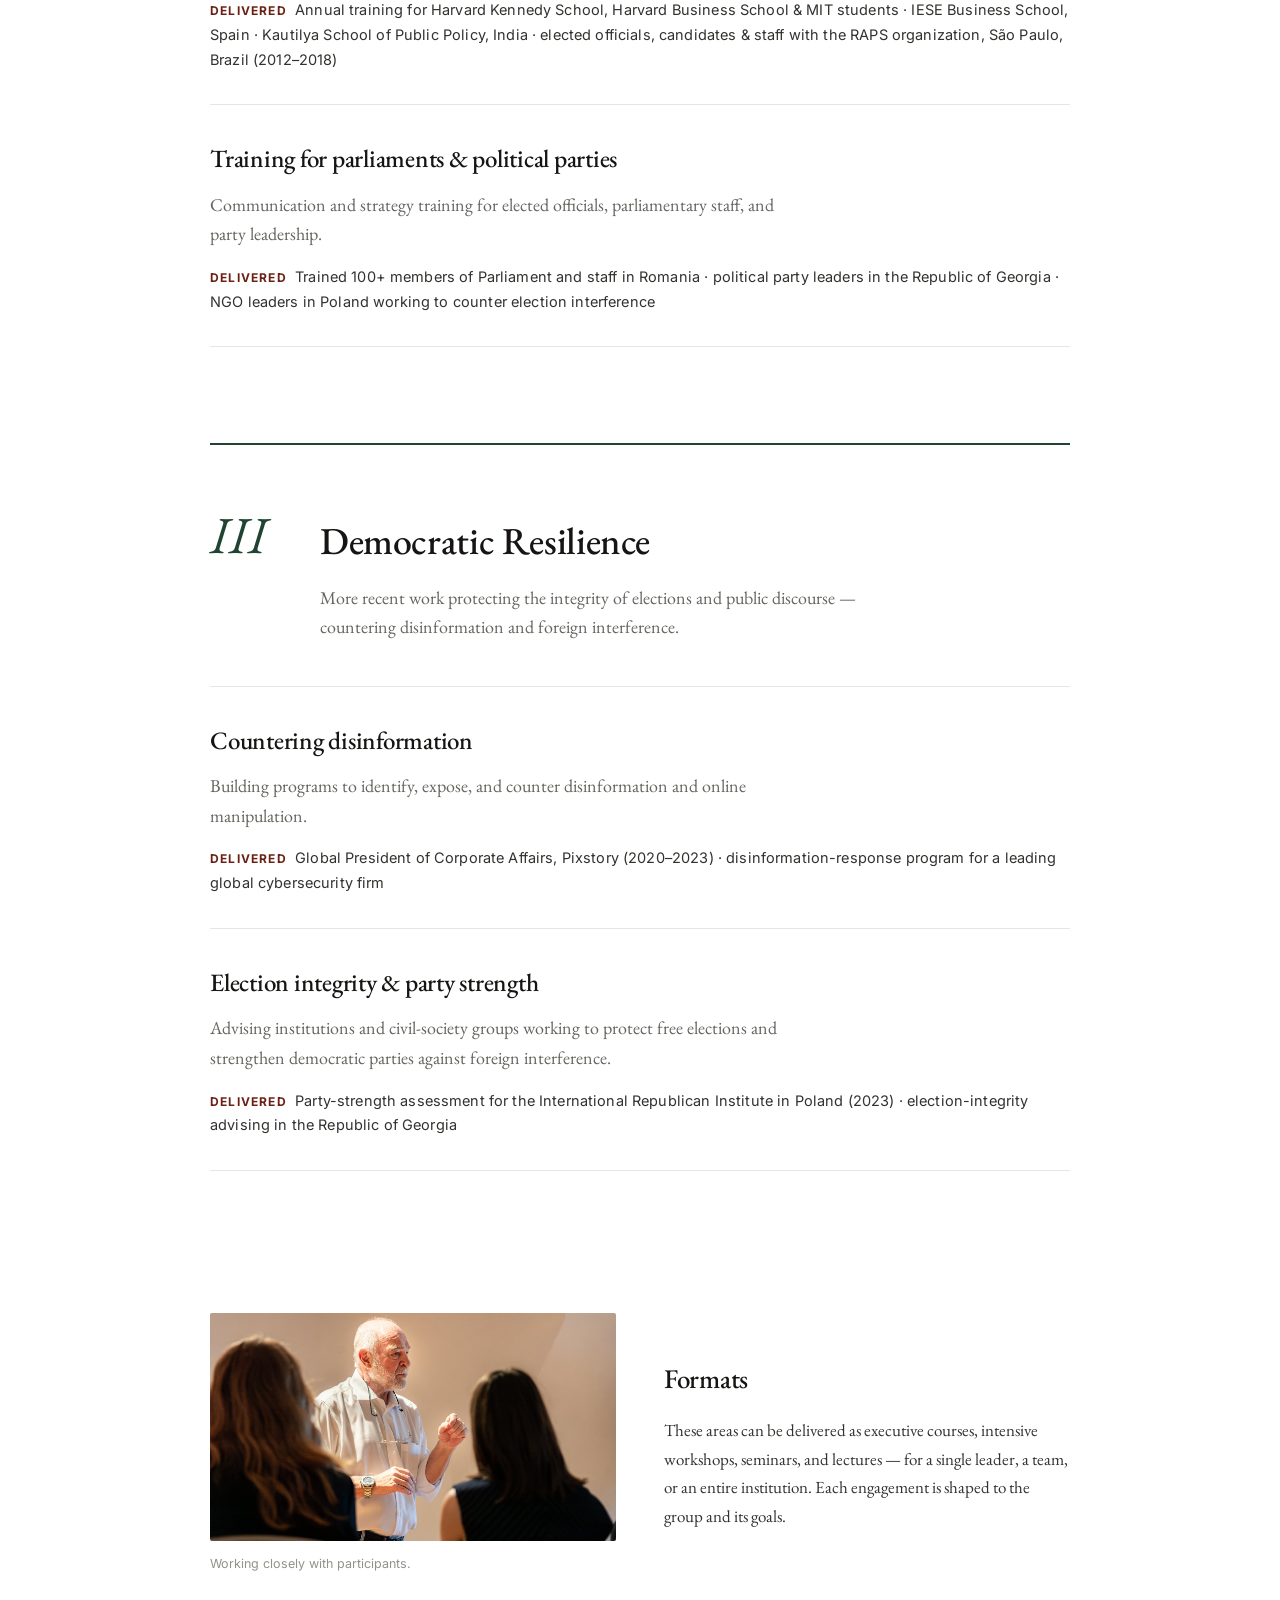
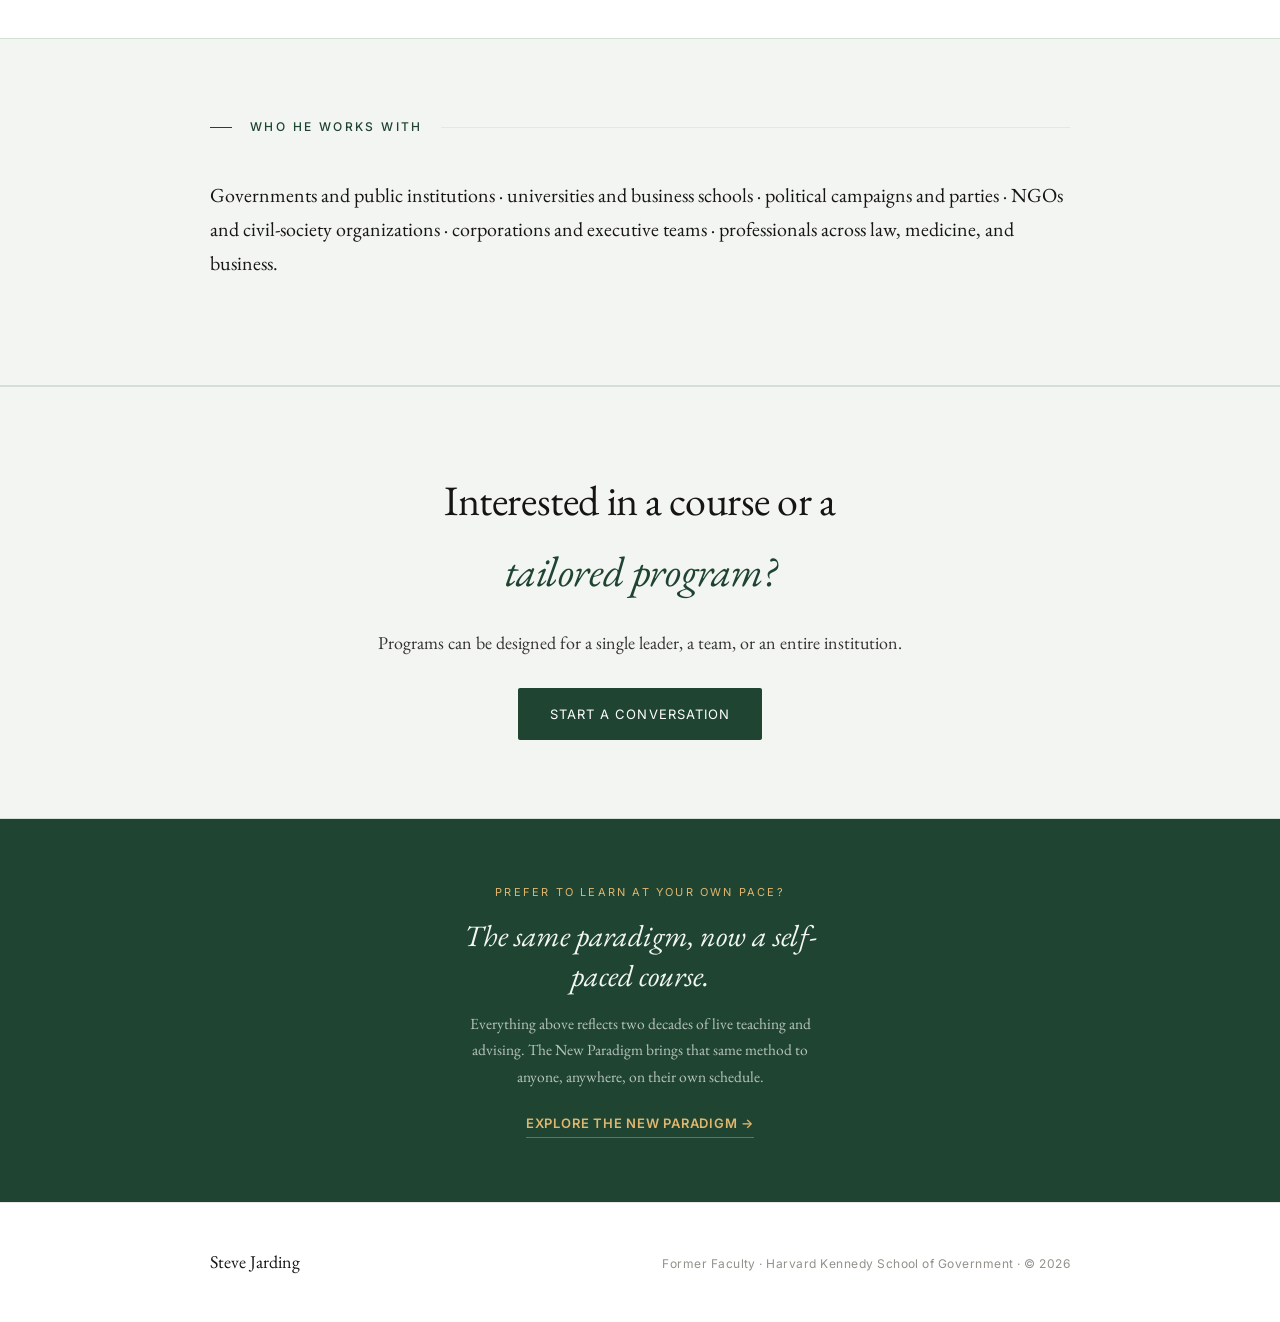
<file: courses.html>
<!DOCTYPE html>
<html lang="en">
<head>
<meta charset="UTF-8">
<meta name="viewport" content="width=device-width, initial-scale=1.0">
<title>Courses & Expertise — Steve Jarding</title>
<meta name="description" content="Steve Jarding's training and advising areas — communication, leadership and politics, and democratic resilience — drawn from four decades of documented work.">
<link rel="preconnect" href="https://fonts.googleapis.com">
<link rel="preconnect" href="https://fonts.gstatic.com" crossorigin>
<link href="https://fonts.googleapis.com/css2?family=EB+Garamond:ital,wght@0,400;0,500;0,600;1,400;1,500&family=Inter:wght@400;500&display=swap" rel="stylesheet">
<link rel="stylesheet" href="styles.css">
</head>
<body>
<header id="hdr">
  <div class="wrap bar">
    <a href="index.html" class="mark">Steve Jarding</a>
    <nav id="nav">
      <a href="index.html">Home</a>
      <a href="bio.html">Biography</a>
      <a href="courses.html" class="active">Courses &amp; Expertise</a>
      <a href="the-new-paradigm.html">The New Paradigm</a>
      <a href="index.html#contact">Contact</a>
    </nav>
    <button class="menu-btn" id="menuBtn">Menu</button>
  </div>
</header>

<div class="page-hero">
  <div class="wrap">
    <div class="label">Courses &amp; Expertise</div>
    <h1>The work, made<br>into a course.</h1>
    <p class="sub">A lifetime of practice &mdash; distilled into training that leaders, teams, and institutions can learn from directly.</p>
  </div>
</div>

<div class="band" style="margin-top:20px"><img src="images/web/teaching-bw.jpg" alt="Steve Jarding teaching"></div>

<section>
  <div class="narrow">
    <div class="sec-title">The approach</div>
    <div class="profile reveal">
      <p>Over four decades &mdash; on winning campaigns, in the Harvard classroom, and in training rooms in more than fifty countries &mdash; Steve Jarding developed a new paradigm of professional communication. The areas below are drawn directly from work he has done: the institutions he has trained, the leaders he has advised, and the audiences he has taught.</p>
    </div>
  </div>
</section>

<section style="padding-top:20px">
  <div class="wrap">
    <div class="sec-title">Areas of training &amp; advising</div>
    <div class="group">

      <div class="chapter">
        <div class="chapter-head">
          <div class="chapter-num">I</div>
          <div>
            <div class="chapter-title">Communication</div>
            <p class="chapter-desc">The core of his work &mdash; teaching people at every level, from students to heads of state, to speak with clarity and command a room.</p>
          </div>
        </div>
        <div class="area reveal">
          <h3>The professional communication paradigm</h3>
          <p>His signature work &mdash; teaching leaders and professionals to communicate with clarity, confidence, and authenticity. The method he built at Harvard and refined in more than fifty countries.</p>
          <div class="evidence"><b>Delivered</b> &nbsp;Most sought-after course at Harvard's Kennedy School &middot; recognized at the 8th World Government Summit, Dubai (2022) &middot; workshop for 19,000 delegates</div>
        </div>
        <div class="area reveal">
          <h3>Communication training at institutional scale</h3>
          <p>Designing and delivering communication training across an entire organization &mdash; from senior leadership down through the workforce.</p>
          <div class="evidence"><b>Delivered</b> &nbsp;Trained all 40,000 UAE government employees and 300 government ministers</div>
        </div>
        <div class="area reveal">
          <h3>Communication for executives &amp; professionals</h3>
          <p>Training for professionals whose success depends on being understood &mdash; executives, faculty, and practitioners across fields.</p>
          <div class="evidence"><b>Delivered</b> &nbsp;Stanford University faculty &middot; North American Uber executives &middot; lawyers and doctors &middot; business leaders worldwide</div>
        </div>
      </div>

      <div class="chapter">
        <div class="chapter-head">
          <div class="chapter-num">II</div>
          <div>
            <div class="chapter-title">Leadership &amp; Politics</div>
            <p class="chapter-desc">Four decades inside campaigns and governments &mdash; strategy, message, and the discipline of leading under real political stakes.</p>
          </div>
        </div>
        <div class="area reveal">
          <h3>Political campaign management &amp; strategy</h3>
          <p>Campaign strategy, message development, and the art of reaching constituencies others overlook &mdash; built on a record of winning US Senate and gubernatorial races.</p>
          <div class="evidence"><b>Delivered</b> &nbsp;Named by <em>Roll Call</em> among the 50 most influential political operators in America &middot; senior advisor to Mongolian PM Oyun-Erdene's 2025 re-election</div>
        </div>
        <div class="area reveal">
          <h3>Leadership &amp; communications training</h3>
          <p>Leadership development and communications training for students, faculty, and emerging leaders.</p>
          <div class="evidence"><b>Delivered</b> &nbsp;Annual training for Harvard Kennedy School, Harvard Business School &amp; MIT students &middot; IESE Business School, Spain &middot; Kautilya School of Public Policy, India &middot; elected officials, candidates &amp; staff with the RAPS organization, S&atilde;o Paulo, Brazil (2012&ndash;2018)</div>
        </div>
        <div class="area reveal">
          <h3>Training for parliaments &amp; political parties</h3>
          <p>Communication and strategy training for elected officials, parliamentary staff, and party leadership.</p>
          <div class="evidence"><b>Delivered</b> &nbsp;Trained 100+ members of Parliament and staff in Romania &middot; political party leaders in the Republic of Georgia &middot; NGO leaders in Poland working to counter election interference</div>
        </div>
      </div>

      <div class="chapter">
        <div class="chapter-head">
          <div class="chapter-num">III</div>
          <div>
            <div class="chapter-title">Democratic Resilience</div>
            <p class="chapter-desc">More recent work protecting the integrity of elections and public discourse &mdash; countering disinformation and foreign interference.</p>
          </div>
        </div>
        <div class="area reveal">
          <h3>Countering disinformation</h3>
          <p>Building programs to identify, expose, and counter disinformation and online manipulation.</p>
          <div class="evidence"><b>Delivered</b> &nbsp;Global President of Corporate Affairs, Pixstory (2020&ndash;2023) &middot; disinformation-response program for a leading global cybersecurity firm</div>
        </div>
        <div class="area reveal">
          <h3>Election integrity &amp; party strength</h3>
          <p>Advising institutions and civil-society groups working to protect free elections and strengthen democratic parties against foreign interference.</p>
          <div class="evidence"><b>Delivered</b> &nbsp;Party-strength assessment for the International Republican Institute in Poland (2023) &middot; election-integrity advising in the Republic of Georgia</div>
        </div>
      </div>

    </div>
  </div>
</section>

<div class="wrap"><div class="media-row reveal">
  <div class="mr-img"><img src="images/web/with-students.jpg" alt="Steve Jarding with participants"><figcaption>Working closely with participants.</figcaption></div>
  <div class="mr-text"><h3>Formats</h3><p>These areas can be delivered as executive courses, intensive workshops, seminars, and lectures &mdash; for a single leader, a team, or an entire institution. Each engagement is shaped to the group and its goals.</p></div>
</div></div>

<section class="press-section">
  <div class="wrap">
    <div class="sec-title">Who he works with</div>
    <div class="profile reveal">
      <p style="font-size:20px">Governments and public institutions &middot; universities and business schools &middot; political campaigns and parties &middot; NGOs and civil-society organizations &middot; corporations and executive teams &middot; professionals across law, medicine, and business.</p>
    </div>
  </div>
</section>

<section class="cta">
  <div class="wrap">
    <h2>Interested in a course or a <em>tailored program?</em></h2>
    <p>Programs can be designed for a single leader, a team, or an entire institution.</p>
    <a href="index.html#contact" class="btn">Start a conversation</a>
  </div>
</section>

<section class="bridge">
  <div class="wrap">
    <div class="eyebrow-b">Prefer to learn at your own pace?</div>
    <h3>The same paradigm, now a self-paced course.</h3>
    <p>Everything above reflects two decades of live teaching and advising. The New Paradigm brings that same method to anyone, anywhere, on their own schedule.</p>
    <a href="the-new-paradigm.html" class="bridge-link">Explore The New Paradigm &rarr;</a>
  </div>
</section>

<footer>
  <div class="wrap foot">
    <div class="fm">Steve Jarding</div>
    <div class="fx">Former Faculty · Harvard Kennedy School of Government · &copy; <span id="yr"></span></div>
  </div>
</footer>
<script>
const hdr=document.getElementById('hdr');
addEventListener('scroll',()=>hdr.classList.toggle('scrolled',scrollY>60));
const mb=document.getElementById('menuBtn'),nv=document.getElementById('nav');
mb.addEventListener('click',()=>nv.classList.toggle('open'));
nv.querySelectorAll('a').forEach(a=>a.addEventListener('click',()=>nv.classList.remove('open')));
const io=new IntersectionObserver(es=>es.forEach(e=>{if(e.isIntersecting){e.target.classList.add('in');io.unobserve(e.target)}}),{threshold:.08});
const reveals=document.querySelectorAll('.reveal');
reveals.forEach(el=>io.observe(el));
// safety net: reveal anything still hidden shortly after load
setTimeout(()=>reveals.forEach(el=>el.classList.add('in')),1600);
document.getElementById('yr').textContent=new Date().getFullYear();
</script>
</body>
</html>
</file>
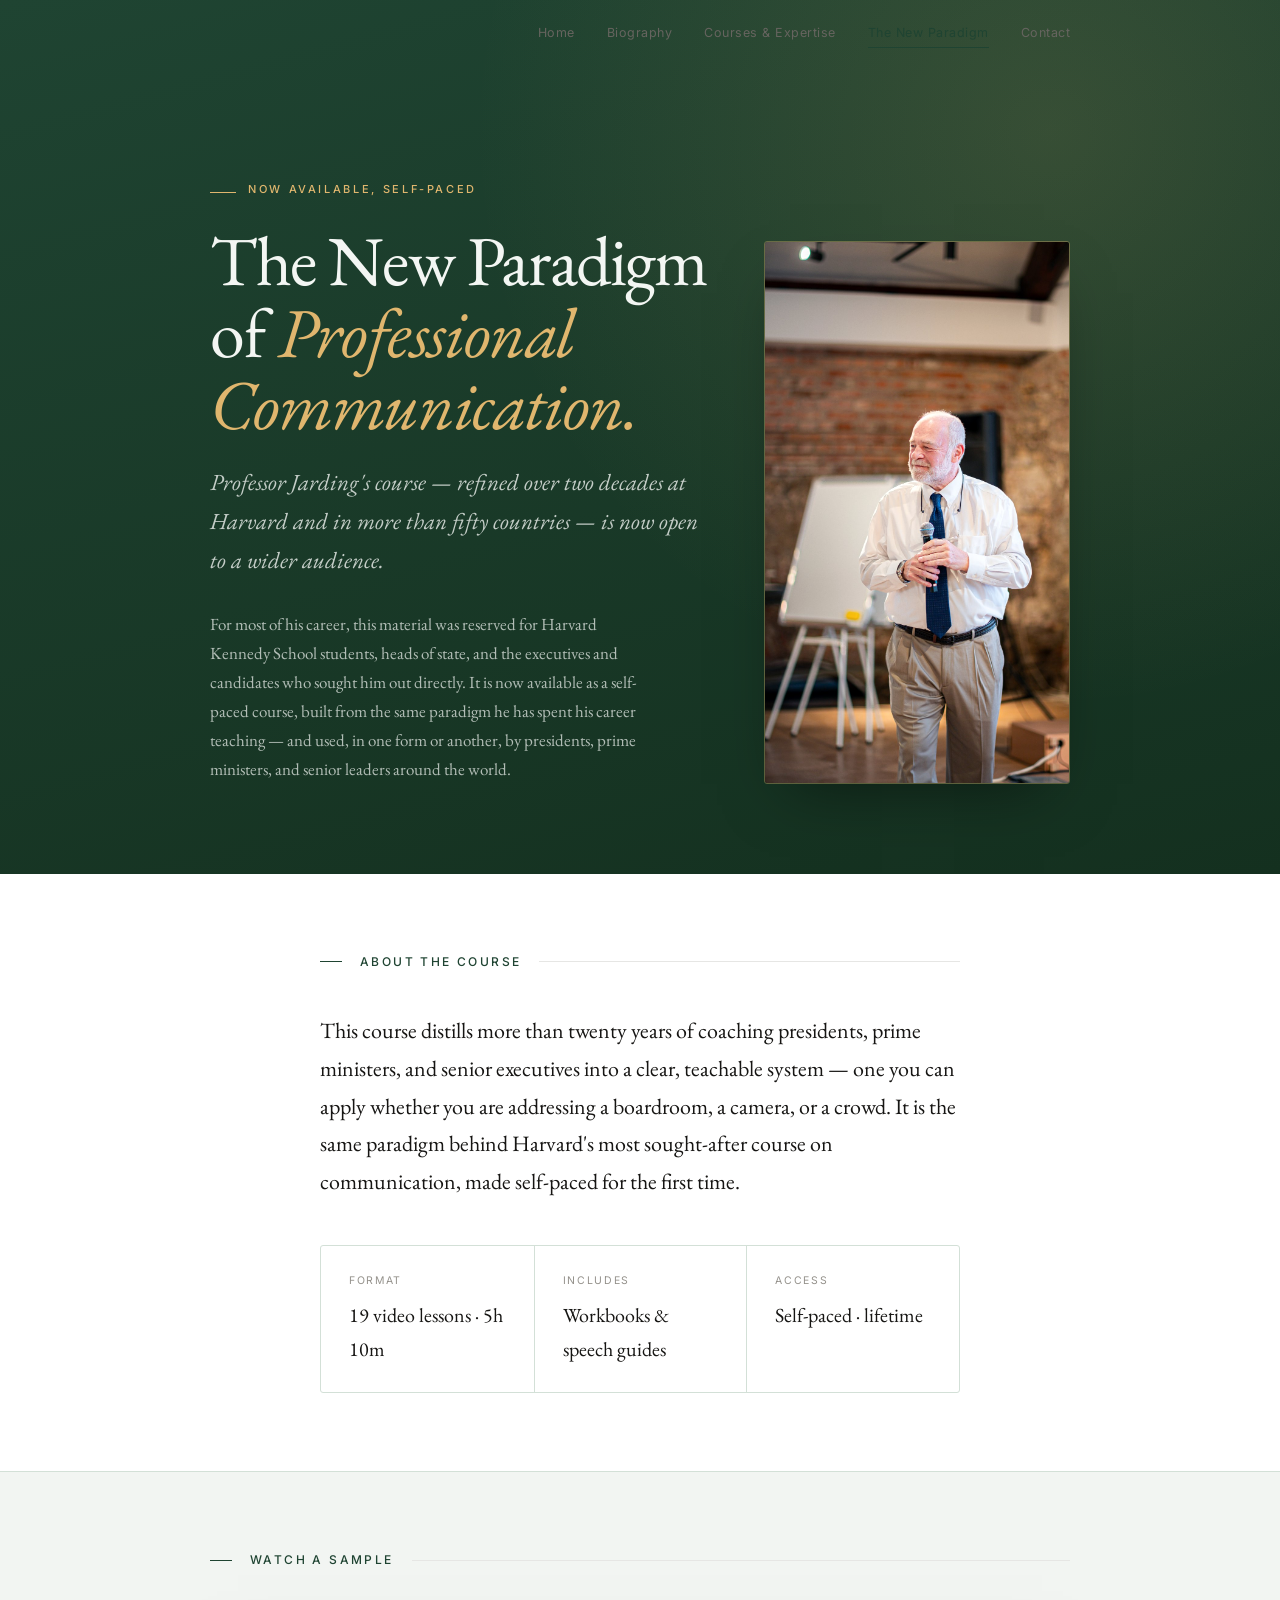
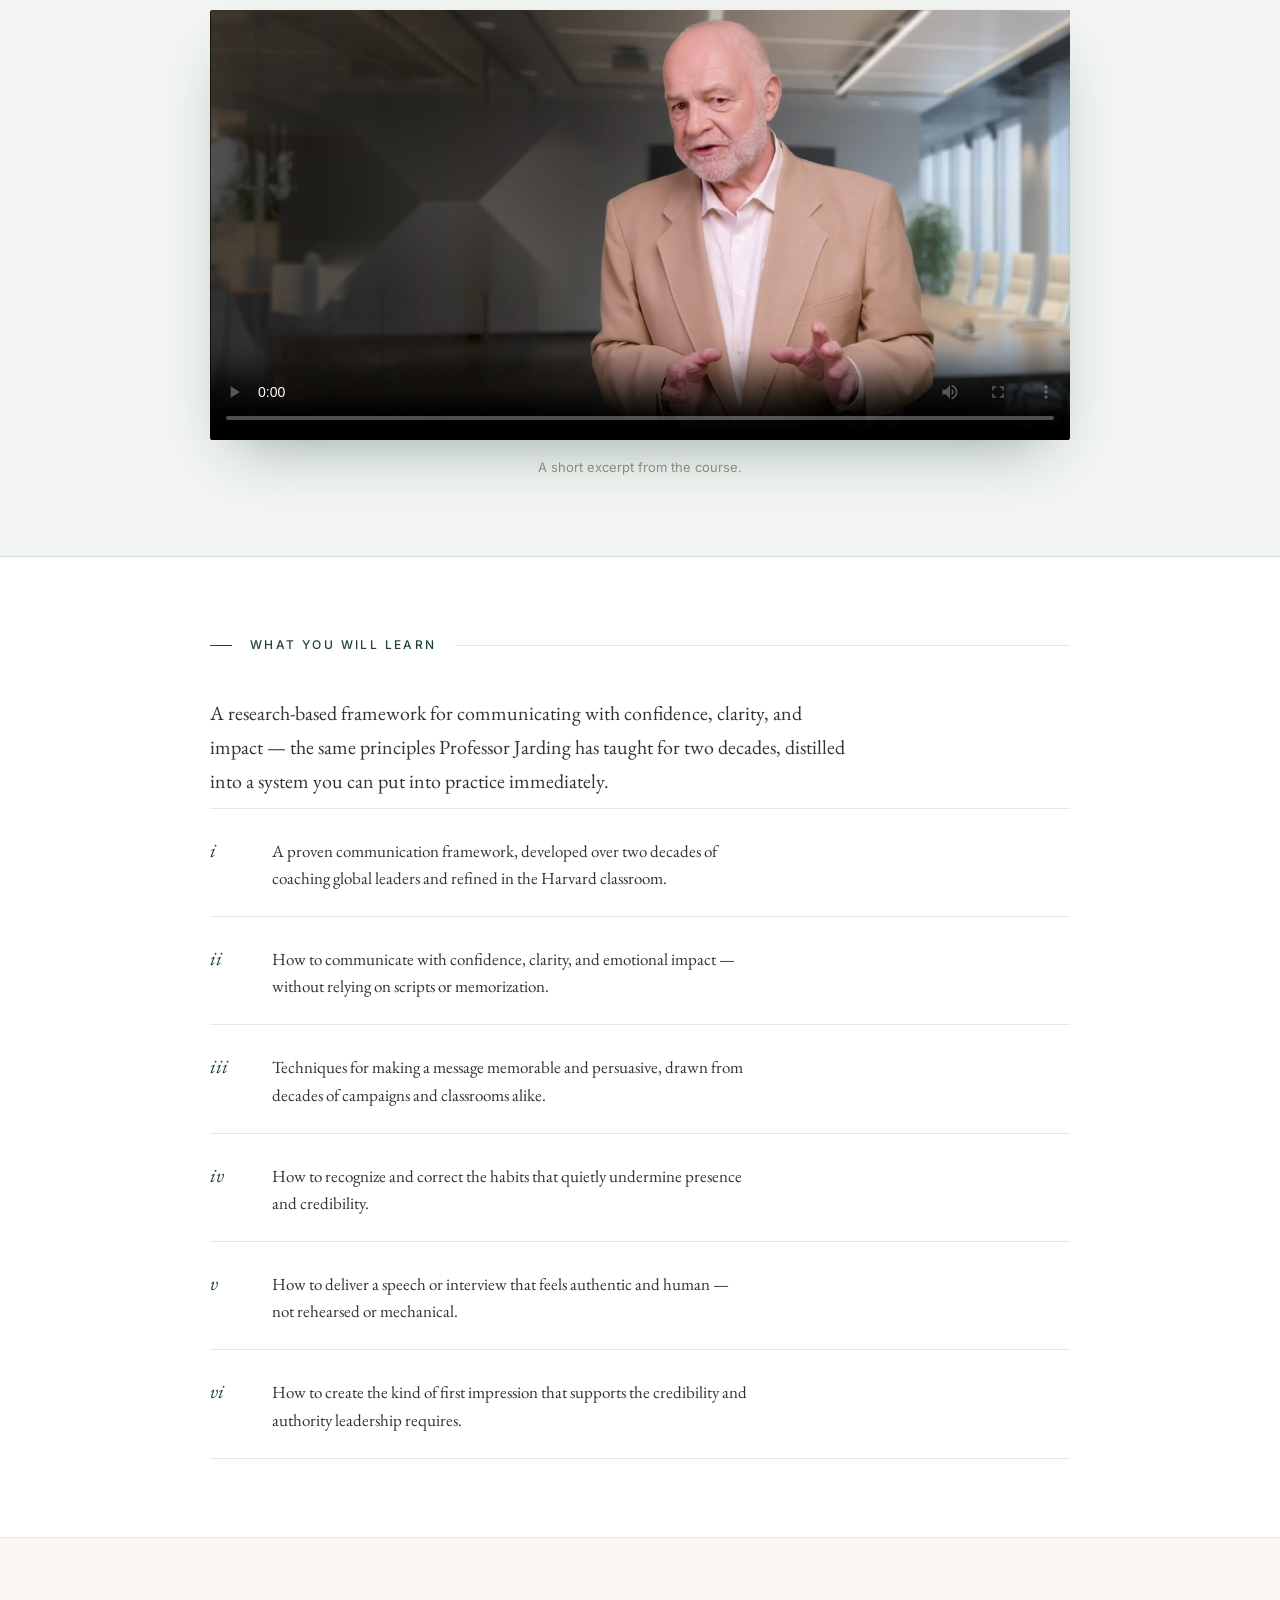
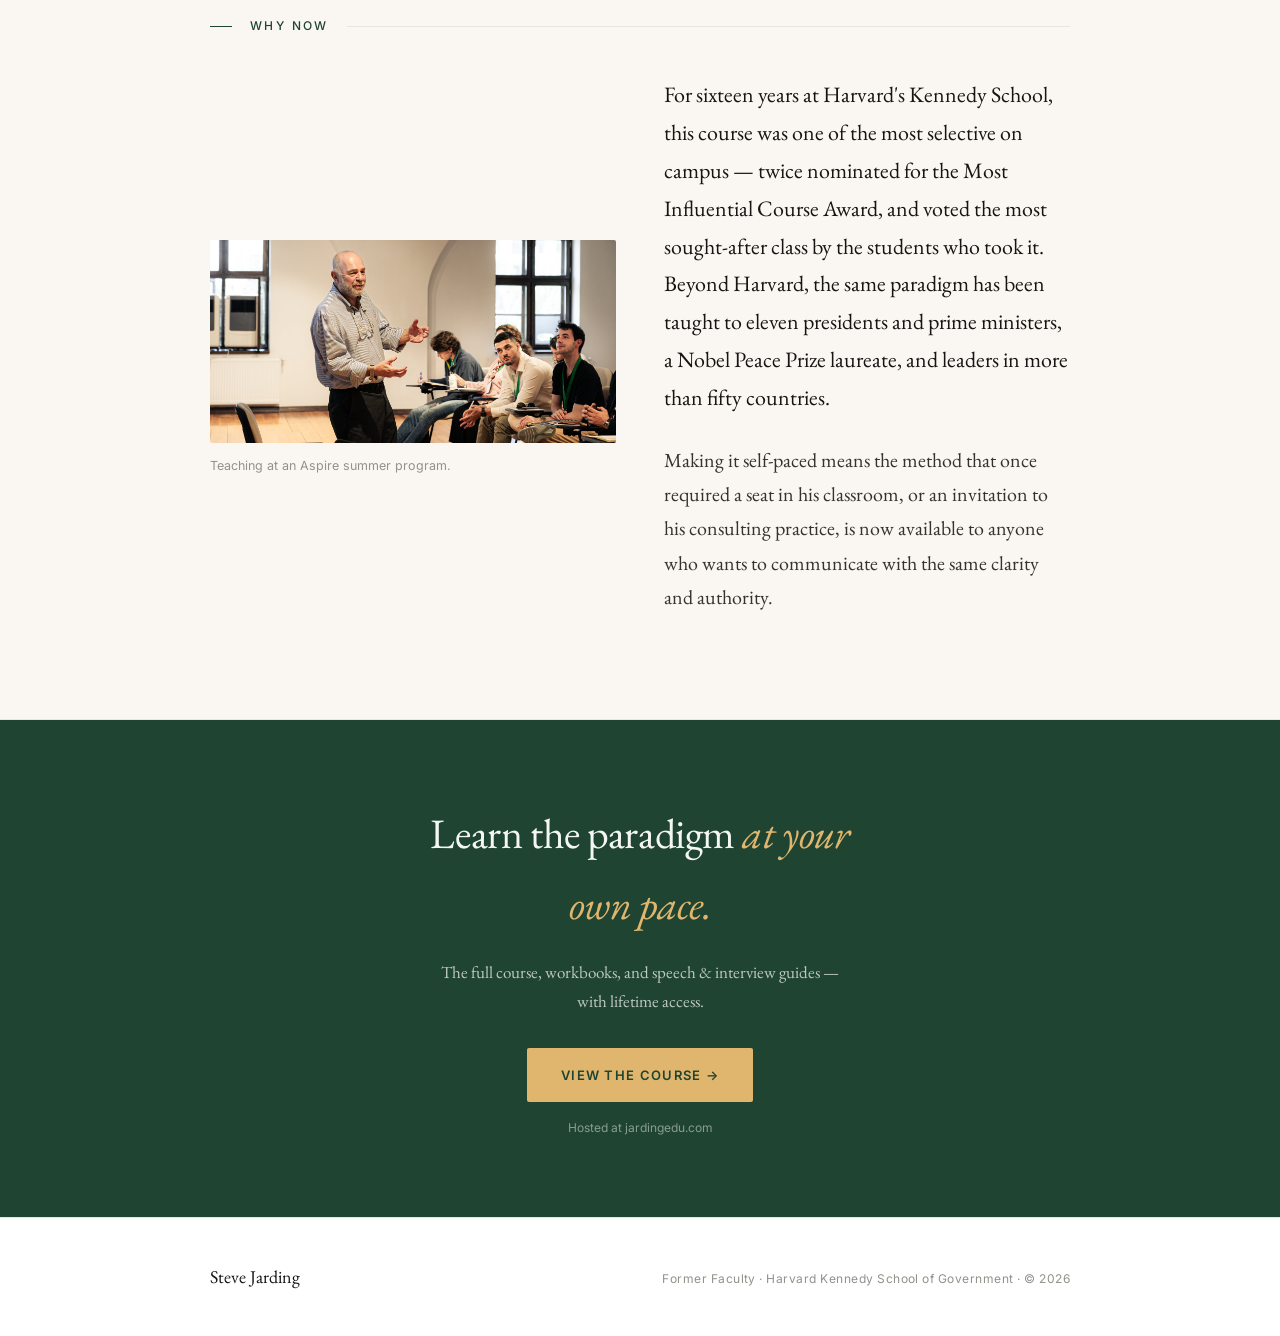
<file: the-new-paradigm.html>
<!DOCTYPE html>
<html lang="en">
<head>
<meta charset="UTF-8">
<meta name="viewport" content="width=device-width, initial-scale=1.0">
<title>The New Paradigm — Steve Jarding</title>
<meta name="description" content="Professor Jarding's communication paradigm, developed over two decades at Harvard and in more than fifty countries, is now available as a self-paced course.">
<link rel="preconnect" href="https://fonts.googleapis.com">
<link rel="preconnect" href="https://fonts.gstatic.com" crossorigin>
<link href="https://fonts.googleapis.com/css2?family=EB+Garamond:ital,wght@0,400;0,500;0,600;1,400;1,500&family=Inter:wght@400;500&display=swap" rel="stylesheet">
<link rel="stylesheet" href="styles.css">
</head>
<body>
<header id="hdr">
  <div class="wrap bar">
    <a href="index.html" class="mark">Steve Jarding</a>
    <nav id="nav">
      <a href="index.html">Home</a>
      <a href="bio.html">Biography</a>
      <a href="courses.html">Courses &amp; Expertise</a>
      <a href="the-new-paradigm.html" class="active">The New Paradigm</a>
      <a href="index.html#contact">Contact</a>
    </nav>
    <button class="menu-btn" id="menuBtn">Menu</button>
  </div>
</header>

<!-- HERO -->
<div class="paradigm-hero">
  <div class="wrap">
    <div class="paradigm-hero-grid">
      <div>
        <div class="label"><span class="gold-rule"></span>NOW AVAILABLE, SELF-PACED</div>
        <h1 style="margin-top:26px">The New Paradigm<br>of <em>Professional Communication.</em></h1>
        <p class="sub">Professor Jarding's course &mdash; refined over two decades at Harvard and in more than fifty countries &mdash; is now open to a wider audience.</p>
        <p class="lede">For most of his career, this material was reserved for Harvard Kennedy School students, heads of state, and the executives and candidates who sought him out directly. It is now available as a self-paced course, built from the same paradigm he has spent his career teaching &mdash; and used, in one form or another, by presidents, prime ministers, and senior leaders around the world.</p>
      </div>
      <figure class="paradigm-photo reveal">
        <img src="images/web/speaking-closeup.jpg" alt="Steve Jarding speaking">
      </figure>
    </div>
  </div>
</div>

<!-- ABOUT THE COURSE -->
<section>
  <div class="narrow">
    <div class="sec-title">About the course</div>
    <div class="profile reveal">
      <p class="pnp-lead">This course distills more than twenty years of coaching presidents, prime ministers, and senior executives into a clear, teachable system &mdash; one you can apply whether you are addressing a boardroom, a camera, or a crowd. It is the same paradigm behind Harvard's most sought-after course on communication, made self-paced for the first time.</p>
    </div>

    <div class="course-meta reveal">
      <div class="cm-cell"><div class="ck">Format</div><div class="cv">19 video lessons &middot; 5h 10m</div></div>
      <div class="cm-cell"><div class="ck">Includes</div><div class="cv">Workbooks &amp; speech guides</div></div>
      <div class="cm-cell"><div class="ck">Access</div><div class="cv">Self-paced &middot; lifetime</div></div>
    </div>
  </div>
</section>

<!-- WATCH A SAMPLE -->
<section class="tint">
  <div class="wrap">
    <div class="sec-title">Watch a sample</div>
    <div class="sample-wrap reveal">
      <div class="sample-frame">
        <video controls preload="metadata" poster="images/web/interview-poster.jpg">
          <source src="https://media.imaginepublicspeaking.com/storage/videos/sample.mp4" type="video/mp4">
          Your browser does not support embedded video. <a href="https://media.imaginepublicspeaking.com/storage/videos/sample.mp4">Watch the sample directly</a>.
        </video>
      </div>
      <p class="sample-cap">A short excerpt from the course.</p>
    </div>
  </div>
</section>

<!-- WHAT YOU'LL LEARN -->
<section>
  <div class="wrap">
    <div class="sec-title">What you will learn</div>
    <p class="pnp-lead reveal">A research-based framework for communicating with confidence, clarity, and impact &mdash; the same principles Professor Jarding has taught for two decades, distilled into a system you can put into practice immediately.</p>
    <div class="objectives">
      <div class="obj reveal"><div class="ok">i</div><p>A proven communication framework, developed over two decades of coaching global leaders and refined in the Harvard classroom.</p></div>
      <div class="obj reveal"><div class="ok">ii</div><p>How to communicate with confidence, clarity, and emotional impact &mdash; without relying on scripts or memorization.</p></div>
      <div class="obj reveal"><div class="ok">iii</div><p>Techniques for making a message memorable and persuasive, drawn from decades of campaigns and classrooms alike.</p></div>
      <div class="obj reveal"><div class="ok">iv</div><p>How to recognize and correct the habits that quietly undermine presence and credibility.</p></div>
      <div class="obj reveal"><div class="ok">v</div><p>How to deliver a speech or interview that feels authentic and human &mdash; not rehearsed or mechanical.</p></div>
      <div class="obj reveal"><div class="ok">vi</div><p>How to create the kind of first impression that supports the credibility and authority leadership requires.</p></div>
    </div>
  </div>
</section>

<!-- WHY THIS, WHY NOW -->
<section class="tint-warm">
  <div class="wrap">
    <div class="sec-title">Why now</div>
    <div class="why-row reveal">
      <div class="wr-img">
        <img src="images/web/engaging-audience.jpg" alt="Steve Jarding teaching a group">
        <figcaption>Teaching at an Aspire summer program.</figcaption>
      </div>
      <div class="profile" style="max-width:none">
        <p>For sixteen years at Harvard's Kennedy School, this course was one of the most selective on campus &mdash; twice nominated for the Most Influential Course Award, and voted the most sought-after class by the students who took it. Beyond Harvard, the same paradigm has been taught to eleven presidents and prime ministers, a Nobel Peace Prize laureate, and leaders in more than fifty countries.</p>
        <p>Making it self-paced means the method that once required a seat in his classroom, or an invitation to his consulting practice, is now available to anyone who wants to communicate with the same clarity and authority.</p>
      </div>
    </div>
  </div>
</section>

<!-- CTA -->
<section class="paradigm-cta">
  <div class="wrap">
    <h2>Learn the paradigm <em>at your own pace.</em></h2>
    <p>The full course, workbooks, and speech &amp; interview guides &mdash; with lifetime access.</p>
    <a href="https://jardingedu.com" target="_blank" rel="noopener" class="gold-btn">View the course &rarr;</a>
    <p class="fine">Hosted at jardingedu.com</p>
  </div>
</section>

<footer>
  <div class="wrap foot">
    <div class="fm">Steve Jarding</div>
    <div class="fx">Former Faculty &middot; Harvard Kennedy School of Government &middot; &copy; <span id="yr"></span></div>
  </div>
</footer>
<script>
const hdr=document.getElementById('hdr');
addEventListener('scroll',()=>hdr.classList.toggle('scrolled',scrollY>60));
const mb=document.getElementById('menuBtn'),nv=document.getElementById('nav');
mb.addEventListener('click',()=>nv.classList.toggle('open'));
nv.querySelectorAll('a').forEach(a=>a.addEventListener('click',()=>nv.classList.remove('open')));
const io=new IntersectionObserver(es=>es.forEach(e=>{if(e.isIntersecting){e.target.classList.add('in');io.unobserve(e.target)}}),{threshold:.08});
const reveals=document.querySelectorAll('.reveal');
reveals.forEach(el=>io.observe(el));
setTimeout(()=>reveals.forEach(el=>el.classList.add('in')),1600);
document.getElementById('yr').textContent=new Date().getFullYear();
</script>
</body>
</html>
</file>
<file: styles.css>
:root{
  --ink:#161513;
  --soft:#33322f;
  --muted:#66645f;
  --faint:#94918b;
  --paper:#ffffff;
  --line:#e6e6e4;
  --line-strong:#c7c7c4;
  --ivy:#1f4432;        /* primary — deep ivy green */
  --ivy-soft:#356b4f;   /* lighter ivy, for dark backgrounds */
  --ivy-tint:#f2f5f2;   /* pale ivy wash for one section */
  --ivy-line:#d3e0d7;   /* soft green hairline */
  --accent:#6b2115;     /* oxblood — warm secondary */
  --accent-soft:#c2705f;
  --serif:"EB Garamond",Georgia,serif;
  --sans:"Inter",system-ui,sans-serif;
}
*{margin:0;padding:0;box-sizing:border-box}
html{scroll-behavior:smooth}
body{
  font-family:var(--serif);
  background:var(--paper);
  color:var(--ink);
  line-height:1.7;
  font-size:19px;
  -webkit-font-smoothing:antialiased;
  text-rendering:optimizeLegibility;
}
.wrap{max-width:940px;margin:0 auto;padding:0 40px}
.narrow{max-width:720px;margin:0 auto;padding:0 40px}

/* utility label */
.label{
  font-family:var(--sans);
  font-size:11px;
  letter-spacing:.24em;
  text-transform:uppercase;
  color:var(--ivy);
  font-weight:500;
}
a{color:inherit;text-decoration:none}

/* ---------- TOP BAR ---------- */
header{
  position:fixed;top:0;left:0;right:0;z-index:40;
  background:rgba(250,250,248,0);
  transition:background .5s ease,border-color .5s ease;
  border-bottom:1px solid transparent;
}
header.scrolled{background:rgba(250,250,248,.94);border-bottom:1px solid var(--line);backdrop-filter:blur(6px)}
.bar{display:flex;align-items:center;justify-content:space-between;height:66px}
.mark{font-family:var(--serif);font-size:20px;letter-spacing:.02em;font-weight:500;opacity:0;transition:opacity .5s}
header.scrolled .mark{opacity:1}
.bar nav{display:flex;gap:32px}
.bar nav a{
  font-family:var(--sans);font-size:12.5px;letter-spacing:.04em;color:var(--muted);
  transition:color .25s;position:relative;
}
.bar nav a::after{content:"";position:absolute;left:0;right:100%;bottom:-4px;height:1px;background:var(--ivy);transition:right .3s}
.bar nav a:hover{color:var(--ivy)}
.bar nav a:hover::after{right:0}
.menu-btn{display:none;font-family:var(--sans);font-size:12px;letter-spacing:.1em;text-transform:uppercase;background:none;border:none;color:var(--muted);cursor:pointer}

/* ---------- HERO ---------- */
.hero{padding:190px 0 70px}
.hero-top{display:flex;align-items:center;justify-content:space-between;gap:48px}
.hero-name{flex:1 1 auto}
.portrait{
  flex:0 0 auto;
  width:250px;height:250px;
  border-radius:50%;
  overflow:hidden;
  border:2px solid var(--ivy);
  box-shadow:0 18px 40px -22px rgba(31,68,50,.45);
}
.portrait img{
  width:100%;height:100%;
  object-fit:cover;
  object-position:50% 28%;
  filter:grayscale(100%) contrast(1.02);
  transition:filter .5s ease;
}
.portrait:hover img{filter:grayscale(0%)}
.hero .label{margin-bottom:34px}
.hero h1{
  font-family:var(--serif);
  font-weight:400;
  font-size:clamp(46px,8vw,88px);
  line-height:1;
  letter-spacing:-.02em;
}
.hero .roles{
  font-family:var(--serif);
  font-style:italic;
  font-size:clamp(20px,3vw,27px);
  color:var(--soft);
  margin-top:22px;
}
.hero .intro{
  font-size:22px;
  color:var(--soft);
  margin-top:40px;
  max-width:60ch;
  line-height:1.68;
}
.hero .intro .drop::first-letter{
  font-size:1px;
}
.rule{height:1px;background:var(--line);margin:0}
.rule-strong{height:1px;background:var(--line-strong)}

/* meta line under hero */
.meta{
  display:flex;flex-wrap:wrap;gap:0;
  margin-top:56px;border-top:1px solid var(--line);
}
.meta div{
  flex:1 1 0;min-width:160px;
  padding:24px 26px 24px 0;
}
.meta div + div{padding-left:26px;border-left:1px solid var(--line)}
.meta .k{font-family:var(--sans);font-size:11px;letter-spacing:.16em;text-transform:uppercase;color:var(--faint);margin-bottom:8px}
.meta .v{font-size:17px;color:var(--ink);line-height:1.45}

/* ---------- SECTION SHELL ---------- */
section{padding:78px 0}
.sec-title{
  font-family:var(--sans);
  font-size:12px;letter-spacing:.2em;text-transform:uppercase;color:var(--ivy);font-weight:500;
  margin-bottom:40px;
  display:flex;align-items:center;gap:18px;
}
.sec-title::before{content:"";width:22px;height:1px;background:var(--ivy);flex:0 0 auto}
.sec-title::after{content:"";flex:1;height:1px;background:var(--line)}

/* ---------- PROSE / PROFILE ---------- */
.profile p{font-size:20px;color:var(--soft);margin-bottom:26px;line-height:1.72}
.profile p:first-of-type{font-size:22px;color:var(--ink)}
.profile p .name{font-style:italic}
.profile em{font-style:italic;color:var(--ink)}
.blockquote{
  font-family:var(--serif);font-style:italic;font-size:26px;line-height:1.5;color:var(--ink);
  margin:52px 0;padding-left:30px;border-left:2px solid var(--ivy);max-width:34ch;
}
.blockquote cite{display:block;font-style:normal;font-family:var(--sans);font-size:12px;letter-spacing:.1em;text-transform:uppercase;color:var(--ivy);margin-top:18px}

/* ---------- EXPERTISE ---------- */
.expertise .lead{font-size:21px;color:var(--soft);max-width:56ch;margin-bottom:8px;line-height:1.68}
.exp-list{margin-top:20px}
.exp-item{
  display:grid;grid-template-columns:44px 1fr;gap:0 30px;
  padding:34px 0;border-top:1px solid var(--line);align-items:baseline;
}
.exp-item:last-child{border-bottom:1px solid var(--line)}
.exp-num{font-family:var(--sans);font-size:13px;color:var(--faint);letter-spacing:.05em;padding-top:6px}
.exp-body h3{font-family:var(--serif);font-weight:500;font-size:27px;letter-spacing:-.01em;margin-bottom:12px}
.exp-body p{font-size:18px;color:var(--muted);max-width:60ch;line-height:1.65}

/* ---------- WHAT IT OFFERS ---------- */
.offer{background:var(--ivy);color:#f3f6f3}
.offer .sec-title{color:#c9a15f}
.offer .sec-title::before{background:#c9a15f}
.offer .sec-title::after{background:rgba(243,246,243,.2)}
.offer h2{
  font-family:var(--serif);font-weight:400;font-size:clamp(30px,4.4vw,46px);
  line-height:1.14;letter-spacing:-.01em;max-width:22ch;margin-bottom:52px;
}
.offer h2 em{font-style:italic;color:#e8c98d}
.offer-grid{display:grid;grid-template-columns:1fr 1fr;gap:0}
.offer-cell{
  padding:38px 40px 38px 0;border-top:1px solid rgba(243,246,243,.2);
}
.offer-cell:nth-child(odd){padding-right:48px}
.offer-cell:nth-child(even){padding-left:48px;border-left:1px solid rgba(243,246,243,.2)}
.offer-cell h4{font-family:var(--serif);font-style:italic;font-size:23px;font-weight:500;margin-bottom:14px}
.offer-cell p{font-family:var(--sans);font-size:14.5px;line-height:1.7;color:rgba(243,246,243,.72)}

/* ---------- SELECTED WORK (CV STYLE) ---------- */
.cv-block{margin-bottom:60px}
.cv-block:last-child{margin-bottom:0}
.cv-heading{font-family:var(--serif);font-style:italic;font-size:24px;color:var(--ivy);margin-bottom:8px}
.cv-row{
  display:grid;grid-template-columns:96px 1fr;gap:0 28px;
  padding:17px 0;border-top:1px solid var(--line);align-items:baseline;
}
.cv-row .yr{font-family:var(--sans);font-size:12.5px;letter-spacing:.04em;color:var(--faint);padding-top:3px}
.cv-row .desc{font-size:18.5px;color:var(--soft);line-height:1.55}
.cv-row .desc b{color:var(--ink);font-weight:600}

/* ---------- RECOGNITION INLINE ---------- */
.recog{columns:2;column-gap:56px}
.recog .r{
  break-inside:avoid;padding:16px 0;border-top:1px solid var(--line);
  font-size:17.5px;color:var(--soft);line-height:1.5;
}
.recog .r .y{font-family:var(--sans);font-size:11.5px;letter-spacing:.08em;color:var(--faint);display:block;margin-bottom:4px}
.recog .r b{color:var(--ink);font-weight:600}

/* ---------- IN THE PRESS ---------- */
.press-section{background:var(--ivy-tint);border-top:1px solid var(--ivy-line);border-bottom:1px solid var(--ivy-line)}
.press{display:grid;grid-template-columns:1fr 1fr;gap:0}
.press-item{padding:8px 48px 8px 0}
.press-item + .press-item{padding:8px 0 8px 48px;border-left:1px solid var(--ivy-line)}
.press-quote{
  font-family:var(--serif);font-style:italic;font-size:25px;line-height:1.42;color:var(--ink);
  letter-spacing:-.005em;
}
.press-quote .mk{color:var(--ivy);font-style:normal;font-weight:600}
.press-attr{
  font-family:var(--sans);font-size:11.5px;letter-spacing:.12em;text-transform:uppercase;
  color:var(--muted);margin-top:22px;line-height:1.7;
}
.press-attr b{color:var(--accent);font-weight:600}

/* ---------- WRITING ---------- */
.writing-lead{display:grid;grid-template-columns:1fr 1fr;gap:56px;align-items:start;margin-bottom:48px}
.book-title{font-family:var(--serif);font-style:italic;font-size:34px;line-height:1.1;letter-spacing:-.01em}
.book-meta{font-family:var(--sans);font-size:12.5px;letter-spacing:.06em;color:var(--faint);margin-top:14px;text-transform:uppercase}
.book-note{font-size:18px;color:var(--soft);line-height:1.65}
.pub-list{list-style:none}
.pub-list li{padding:15px 0;border-top:1px solid var(--line);font-size:17.5px;color:var(--soft);line-height:1.5}
.pub-list li b{color:var(--ink);font-weight:600}
.outlets{font-family:var(--sans);font-size:13px;letter-spacing:.03em;color:var(--muted);margin-top:32px;line-height:2}
.outlets .lbl{display:block;font-size:11px;letter-spacing:.16em;text-transform:uppercase;color:var(--faint);margin-bottom:10px}

/* ---------- CONTACT ---------- */
.contact{padding:96px 0 90px}
.contact h2{font-family:var(--serif);font-weight:400;font-size:clamp(32px,5vw,54px);line-height:1.08;letter-spacing:-.015em;max-width:16ch}
.contact h2 em{font-style:italic}
.contact .sub{font-size:20px;color:var(--soft);margin-top:26px;max-width:52ch;line-height:1.65}
.contact-list{margin-top:52px}
.contact-row{
  display:grid;grid-template-columns:180px 1fr;gap:0 30px;
  padding:26px 0;border-top:1px solid var(--line);align-items:baseline;
}
.contact-row:last-child{border-bottom:1px solid var(--line)}
.contact-row .ck{font-family:var(--sans);font-size:11px;letter-spacing:.16em;text-transform:uppercase;color:var(--faint);padding-top:4px}
.contact-row .cv2{font-size:19px;color:var(--ink)}
.contact-row .cv2 a{border-bottom:1px solid var(--ivy-line);transition:border-color .25s,color .25s}
.contact-row .cv2 a:hover{border-color:var(--ivy);color:var(--ivy)}
.contact-row .cs{font-size:15px;color:var(--muted);margin-top:5px;font-family:var(--sans)}

/* ---------- FOOTER ---------- */
footer{border-top:1px solid var(--line);padding:44px 0}
.foot{display:flex;justify-content:space-between;align-items:baseline;flex-wrap:wrap;gap:16px}
.foot .fm{font-family:var(--serif);font-size:18px}
.foot .fx{font-family:var(--sans);font-size:12px;letter-spacing:.04em;color:var(--faint)}

/* ---------- REVEAL ---------- */
.reveal{opacity:0;transform:translateY(18px);transition:opacity .9s ease,transform .9s ease}
.reveal.in{opacity:1;transform:none}

/* ---------- RESPONSIVE ---------- */
@media(max-width:820px){
  .offer-grid,.writing-lead,.press{grid-template-columns:1fr}
  .press-item + .press-item{padding:28px 0 8px;border-left:none;border-top:1px solid var(--line);margin-top:20px}
  .offer-cell:nth-child(odd),.offer-cell:nth-child(even){padding:32px 0;border-left:none}
  .offer-cell:nth-child(even){border-top:1px solid rgba(243,246,243,.2)}
  .recog{columns:1}
  .meta div{flex:1 1 46%}
}
@media(max-width:640px){
  body{font-size:18px}
  .wrap,.narrow{padding:0 24px}
  .bar nav{display:none}
  .bar nav.open{display:flex;flex-direction:column;position:absolute;top:66px;left:0;right:0;background:var(--paper);border-bottom:1px solid var(--line);padding:20px 24px;gap:18px}
  .menu-btn{display:block}
  .hero{padding:130px 0 50px}
  .hero-top{flex-direction:column-reverse;align-items:flex-start;gap:26px}
  .portrait{width:150px;height:150px}
  .meta div{flex:1 1 100%;padding-left:0!important;border-left:none!important;border-top:1px solid var(--line)}
  .meta{border-top:none}
  .cv-row,.contact-row,.exp-item{grid-template-columns:1fr;gap:6px}
  .cv-row .yr{padding-top:0}
  .exp-item{gap:10px}
  .contact-row .ck{padding-top:0}
}
/* ============ MULTI-PAGE ADDITIONS ============ */

/* active nav state */
.bar nav a.active{color:var(--ivy)}
.bar nav a.active::after{right:0}

/* page hero (inner pages) */
.page-hero{padding:170px 0 40px}
.page-hero .label{margin-bottom:26px}
.page-hero h1{font-family:var(--serif);font-weight:400;font-size:clamp(40px,6.5vw,68px);line-height:1.02;letter-spacing:-.02em}
.page-hero .sub{font-family:var(--serif);font-style:italic;font-size:clamp(19px,2.4vw,25px);color:var(--soft);margin-top:18px;max-width:44ch}

/* inline figures within prose */
figure.inline{margin:52px 0}
figure.inline img{width:100%;height:auto;display:block;border-radius:2px}
figure.inline figcaption{font-family:var(--sans);font-size:12.5px;letter-spacing:.02em;color:var(--faint);margin-top:12px;line-height:1.5}
figure.inline figcaption b{color:var(--muted);font-weight:500}

/* side-by-side text + image row */
.media-row{display:grid;grid-template-columns:1fr 1fr;gap:48px;align-items:center;margin:64px 0}
.media-row.rev .mr-text{order:2}
.media-row .mr-img img{width:100%;height:auto;display:block;border-radius:2px}
.media-row .mr-img figcaption{font-family:var(--sans);font-size:12.5px;color:var(--faint);margin-top:12px}
.media-row .mr-text h3{font-family:var(--serif);font-weight:500;font-size:27px;margin-bottom:14px;letter-spacing:-.01em}
.media-row .mr-text p{font-size:17px;color:var(--soft);line-height:1.68}

/* full-bleed photo band */
.band{width:100%;margin:0;overflow:hidden;max-height:520px}
.band img{width:100%;height:auto;display:block;object-fit:cover}

/* video block */
.video-wrap{max-width:900px;margin:0 auto}
.video-frame{position:relative;width:100%;padding-top:56.25%;border-radius:3px;overflow:hidden;background:var(--ink);box-shadow:0 24px 60px -30px rgba(31,68,50,.5)}
.video-frame iframe{position:absolute;inset:0;width:100%;height:100%;border:0}
.video-cap{font-family:var(--sans);font-size:13px;color:var(--faint);margin-top:18px;text-align:center}

/* documentary quote block */
.doc-quotes{display:grid;grid-template-columns:1fr 1fr;gap:0;margin-top:8px}
.doc-quote{padding:8px 48px 8px 0}
.doc-quote + .doc-quote{padding:8px 0 8px 48px;border-left:1px solid var(--ivy-line)}
.doc-quote p{font-family:var(--serif);font-style:italic;font-size:23px;line-height:1.45;color:var(--ink)}
.doc-quote .who{font-family:var(--sans);font-size:11.5px;letter-spacing:.12em;text-transform:uppercase;color:var(--accent);margin-top:18px;font-weight:600}

/* courses / offerings cards */
.offer-list{margin-top:10px}
.offer-block{display:grid;grid-template-columns:44px 1fr;gap:0 30px;padding:34px 0;border-top:1px solid var(--line);align-items:baseline}
.offer-block:last-child{border-bottom:1px solid var(--line)}
.offer-block .on{font-family:var(--sans);font-size:13px;color:var(--ivy);letter-spacing:.05em;padding-top:6px}
.offer-block h3{font-family:var(--serif);font-weight:500;font-size:26px;letter-spacing:-.01em;margin-bottom:12px}
.offer-block p{font-size:17px;color:var(--muted);max-width:62ch;line-height:1.65}

/* simple centered CTA */
.cta{background:var(--ivy-tint);border-top:1px solid var(--ivy-line);border-bottom:1px solid var(--ivy-line)}
.cta .wrap{text-align:center}
.cta h2{font-family:var(--serif);font-weight:400;font-size:clamp(28px,4vw,42px);letter-spacing:-.01em;max-width:20ch;margin:0 auto}
.cta h2 em{font-style:italic;color:var(--ivy)}
.cta p{font-size:18px;color:var(--soft);margin-top:20px}
.cta a.btn{display:inline-block;margin-top:30px;font-family:var(--sans);font-size:13px;letter-spacing:.08em;text-transform:uppercase;color:#fff;background:var(--ivy);padding:15px 32px;border-radius:2px;transition:background .25s}
.cta a.btn:hover{background:var(--ivy-soft)}

@media(max-width:820px){
  .media-row{grid-template-columns:1fr;gap:24px}
  .media-row.rev .mr-text{order:0}
  .doc-quotes{grid-template-columns:1fr}
  .doc-quote + .doc-quote{padding:28px 0 8px;border-left:none;border-top:1px solid var(--ivy-line);margin-top:20px}
}
@media(max-width:640px){
  .page-hero{padding:120px 0 30px}
  .offer-block{grid-template-columns:1fr;gap:8px}
  .offer-block .on{padding-top:0}
}

/* ---- training areas (grouped, evidence-based) — chapter redesign ---- */
.group{margin-top:10px}

.chapter{margin-top:96px;padding-top:64px;border-top:2px solid var(--ivy)}
.chapter:first-of-type{margin-top:24px;padding-top:0;border-top:none}

.chapter-head{display:grid;grid-template-columns:80px 1fr;gap:0 30px;align-items:start;margin-bottom:44px}
.chapter-num{font-family:var(--serif);font-style:italic;font-size:52px;color:var(--ivy);line-height:1}
.chapter-title{font-family:var(--serif);font-weight:500;font-size:clamp(28px,3.4vw,38px);letter-spacing:-.01em;color:var(--ink)}
.chapter-desc{font-size:18px;color:var(--muted);margin-top:10px;max-width:60ch;line-height:1.6}

.area{padding:32px 0;border-top:1px solid var(--line)}
.area:last-child{border-bottom:1px solid var(--line)}
.area h3{font-family:var(--serif);font-weight:500;font-size:25px;letter-spacing:-.01em;margin-bottom:10px}
.area p{font-size:18px;color:var(--muted);line-height:1.65;max-width:64ch}
.area .evidence{font-family:var(--sans);font-size:14.5px;letter-spacing:.01em;color:var(--soft);margin-top:16px;line-height:1.7}
.area .evidence b{color:var(--accent);font-weight:700;text-transform:uppercase;letter-spacing:.1em;font-size:12px}

@media(max-width:640px){
  .chapter{margin-top:64px;padding-top:40px}
  .chapter-head{grid-template-columns:1fr;gap:8px}
  .chapter-num{font-size:36px}
}

/* ---- soft section tint to break up white ---- */
.tint{background:var(--ivy-tint)}
.tint-warm{background:#faf7f2}
/* a subtle top+bottom hairline for tinted bands */
.tint, .tint-warm{border-top:1px solid var(--ivy-line);border-bottom:1px solid var(--ivy-line)}
.tint-warm{border-color:#ece5d8}

/* ============ THE NEW PARADIGM (course page) ============ */
.paradigm-hero{
  background:linear-gradient(165deg, var(--ivy) 0%, #14301f 100%);
  color:#f3f6f3;
  padding:180px 0 90px;
  position:relative;
  overflow:hidden;
}
.paradigm-hero::before{
  content:"";position:absolute;inset:0;
  background:radial-gradient(circle at 82% 15%, rgba(224,182,110,.14), transparent 45%);
  pointer-events:none;
}
.paradigm-hero .wrap{position:relative;z-index:2}
.paradigm-hero .label{color:#e0b66e}
.paradigm-hero h1{
  font-family:var(--serif);font-weight:400;
  font-size:clamp(42px,6.5vw,70px);line-height:1.03;letter-spacing:-.02em;
  max-width:16ch;
}
.paradigm-hero h1 em{font-style:italic;color:#e0b66e}
.paradigm-hero .sub{
  font-family:var(--serif);font-style:italic;font-size:clamp(18px,2.2vw,23px);
  color:rgba(243,246,243,.78);margin-top:22px;max-width:50ch;
}
.paradigm-hero .lede{font-size:17px;color:rgba(243,246,243,.7);margin-top:30px;max-width:56ch;line-height:1.7}

/* gold rule + eyebrow used inside dark page */
.gold-rule{width:26px;height:1px;background:#e0b66e;display:inline-block;margin-right:12px}

/* body sections keep site's normal white/ivy language */
.pnp-lead{font-size:20px;color:var(--soft);max-width:64ch;line-height:1.7}

/* objectives list — refined, not bullet-sales */
.objectives{margin-top:10px}
.obj{display:grid;grid-template-columns:36px 1fr;gap:0 26px;padding:24px 0;border-top:1px solid var(--line);align-items:baseline}
.obj:last-child{border-bottom:1px solid var(--line)}
.obj .ok{font-family:var(--serif);font-style:italic;color:var(--ivy);font-size:20px}
.obj p{font-size:17px;color:var(--soft);line-height:1.6;max-width:60ch}

/* sample video block */
.sample-wrap{max-width:880px;margin:0 auto}
.sample-frame{
  position:relative;width:100%;border-radius:3px;overflow:hidden;
  background:#0d1a12;box-shadow:0 26px 60px -28px rgba(31,68,50,.5);
}
.sample-frame video{display:block;width:100%;height:auto}
.sample-cap{font-family:var(--sans);font-size:13px;color:var(--faint);margin-top:16px;text-align:center}

/* course meta card */
.course-meta{
  display:grid;grid-template-columns:repeat(3,1fr);gap:0;
  border:1px solid var(--ivy-line);border-radius:3px;overflow:hidden;margin-top:44px;
}
.cm-cell{padding:26px 28px;border-left:1px solid var(--ivy-line)}
.cm-cell:first-child{border-left:none}
.cm-cell .ck{font-family:var(--sans);font-size:10.5px;letter-spacing:.16em;text-transform:uppercase;color:var(--faint)}
.cm-cell .cv{font-family:var(--serif);font-size:20px;color:var(--ink);margin-top:8px}

/* closing CTA — deep ivy, gold button, linking out to the course site */
.paradigm-cta{background:var(--ivy);color:#f3f6f3;text-align:center}
.paradigm-cta h2{font-family:var(--serif);font-weight:400;font-size:clamp(28px,4vw,42px);letter-spacing:-.01em;max-width:22ch;margin:0 auto}
.paradigm-cta h2 em{font-style:italic;color:#e0b66e}
.paradigm-cta p{color:rgba(243,246,243,.75);font-size:17px;margin-top:18px;max-width:52ch;margin-left:auto;margin-right:auto}
.paradigm-cta a.gold-btn{
  display:inline-block;margin-top:32px;font-family:var(--sans);font-size:13px;letter-spacing:.1em;text-transform:uppercase;
  color:var(--ivy);background:#e0b66e;padding:16px 34px;border-radius:2px;transition:background .25s,transform .25s;font-weight:600;
}
.paradigm-cta a.gold-btn:hover{background:#ecc98a;transform:translateY(-2px)}
.paradigm-cta .fine{font-family:var(--sans);font-size:12px;color:rgba(243,246,243,.5);margin-top:16px}

@media(max-width:820px){
  .course-meta{grid-template-columns:1fr}
  .cm-cell{border-left:none;border-top:1px solid var(--ivy-line)}
  .cm-cell:first-child{border-top:none}
}
@media(max-width:640px){
  .paradigm-hero{padding:130px 0 60px}
  .obj{grid-template-columns:1fr;gap:6px}
}

/* ---- paradigm hero photo pairing ---- */
.paradigm-hero-grid{display:grid;grid-template-columns:1.3fr .8fr;gap:56px;align-items:end}
.paradigm-photo{
  border-radius:3px;overflow:hidden;
  border:1px solid rgba(224,182,110,.35);
  box-shadow:0 26px 60px -26px rgba(0,0,0,.5);
}
.paradigm-photo img{width:100%;height:100%;object-fit:cover;display:block;filter:saturate(.92) contrast(1.03)}

/* ---- why-now media row (dark-page variant) ---- */
.why-row{display:grid;grid-template-columns:1fr 1fr;gap:48px;align-items:center;margin-top:8px}
.why-row .wr-img img{width:100%;height:auto;display:block;border-radius:2px}
.why-row .wr-img figcaption{font-family:var(--sans);font-size:12.5px;color:var(--faint);margin-top:12px}

@media(max-width:820px){
  .paradigm-hero-grid{grid-template-columns:1fr;gap:32px}
  .paradigm-photo{max-width:340px}
  .why-row{grid-template-columns:1fr;gap:24px}
}

/* ---- closing bridge to The New Paradigm ---- */
.bridge{background:var(--ivy);color:#f3f6f3;text-align:center;padding:64px 0}
.bridge .eyebrow-b{font-family:var(--sans);font-size:11px;letter-spacing:.2em;text-transform:uppercase;color:#e0b66e}
.bridge h3{font-family:var(--serif);font-weight:400;font-style:italic;font-size:clamp(22px,3vw,30px);margin-top:14px;max-width:26ch;margin-left:auto;margin-right:auto;line-height:1.35}
.bridge p{color:rgba(243,246,243,.72);font-size:15.5px;margin-top:14px;max-width:52ch;margin-left:auto;margin-right:auto}
.bridge a.bridge-link{
  display:inline-flex;align-items:center;gap:8px;margin-top:22px;
  font-family:var(--sans);font-size:13px;letter-spacing:.06em;text-transform:uppercase;font-weight:600;
  color:#e0b66e;border-bottom:1px solid rgba(224,182,110,.4);padding-bottom:3px;transition:border-color .25s,color .25s;
}
.bridge a.bridge-link:hover{color:#ecc98a;border-color:#ecc98a}
</file>
